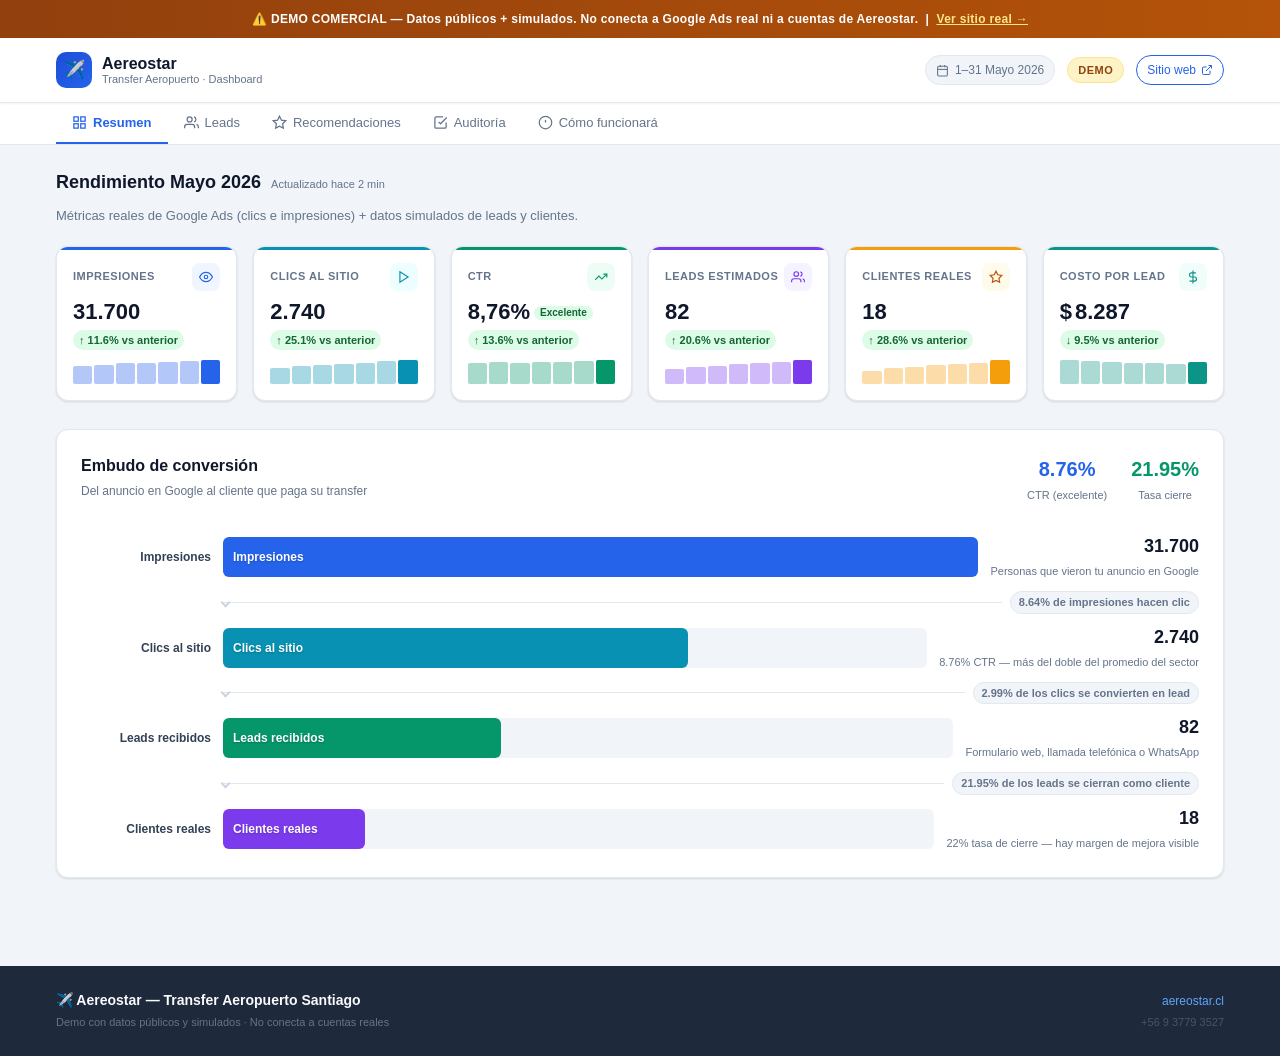
<file: aereostar-demo/index.html>
<!DOCTYPE html>
<html lang="es">
<head>
  <meta charset="UTF-8">
  <meta name="viewport" content="width=device-width, initial-scale=1.0, maximum-scale=1.0">
  <title>Aereostar — Dashboard de Rendimiento Google Ads</title>
  <meta name="description" content="Demo dashboard — Transfer Aeropuerto Santiago. Datos públicos y simulados.">
  <link rel="stylesheet" href="styles.css">
</head>
<body>

<!-- ── DEMO BANNER ── -->
<div class="demo-banner">
  ⚠️ DEMO COMERCIAL — Datos públicos + simulados. No conecta a Google Ads real ni a cuentas de Aereostar.
  &nbsp;|&nbsp; <a href="https://aereostar.cl" target="_blank" rel="noopener">Ver sitio real →</a>
</div>

<!-- ── HEADER ── -->
<header class="header">
  <div class="container header-inner">
    <a class="header-logo" href="#" aria-label="Aereostar Dashboard">
      <div class="logo-icon">✈️</div>
      <div class="logo-text">
        <div class="logo-name">Aereostar</div>
        <div class="logo-sub">Transfer Aeropuerto · Dashboard</div>
      </div>
    </a>
    <div class="header-spacer"></div>
    <div class="header-period">
      <svg viewBox="0 0 24 24" fill="none" stroke="currentColor" stroke-width="2"><rect x="3" y="4" width="18" height="18" rx="2"/><line x1="16" y1="2" x2="16" y2="6"/><line x1="8" y1="2" x2="8" y2="6"/><line x1="3" y1="10" x2="21" y2="10"/></svg>
      1–31 Mayo 2026
    </div>
    <span class="demo-pill">DEMO</span>
    <a class="header-link" href="https://aereostar.cl" target="_blank" rel="noopener">
      Sitio web
      <svg viewBox="0 0 24 24" fill="none" stroke="currentColor" stroke-width="2"><path d="M18 13v6a2 2 0 0 1-2 2H5a2 2 0 0 1-2-2V8a2 2 0 0 1 2-2h6"/><polyline points="15 3 21 3 21 9"/><line x1="10" y1="14" x2="21" y2="3"/></svg>
    </a>
  </div>
</header>

<!-- ── TAB NAV ── -->
<nav class="tab-nav" role="navigation" aria-label="Secciones del dashboard">
  <div class="tab-list">
    <button class="tab-btn active" data-tab="resumen">
      <svg viewBox="0 0 24 24" fill="none" stroke="currentColor" stroke-width="2"><rect x="3" y="3" width="7" height="7"/><rect x="14" y="3" width="7" height="7"/><rect x="14" y="14" width="7" height="7"/><rect x="3" y="14" width="7" height="7"/></svg>
      Resumen
    </button>
    <button class="tab-btn" data-tab="leads">
      <svg viewBox="0 0 24 24" fill="none" stroke="currentColor" stroke-width="2"><path d="M17 21v-2a4 4 0 0 0-4-4H5a4 4 0 0 0-4 4v2"/><circle cx="9" cy="7" r="4"/><path d="M23 21v-2a4 4 0 0 0-3-3.87"/><path d="M16 3.13a4 4 0 0 1 0 7.75"/></svg>
      Leads
    </button>
    <button class="tab-btn" data-tab="recomendaciones">
      <svg viewBox="0 0 24 24" fill="none" stroke="currentColor" stroke-width="2"><polygon points="12 2 15.09 8.26 22 9.27 17 14.14 18.18 21.02 12 17.77 5.82 21.02 7 14.14 2 9.27 8.91 8.26 12 2"/></svg>
      Recomendaciones
    </button>
    <button class="tab-btn" data-tab="auditoria">
      <svg viewBox="0 0 24 24" fill="none" stroke="currentColor" stroke-width="2"><path d="M9 11l3 3L22 4"/><path d="M21 12v7a2 2 0 0 1-2 2H5a2 2 0 0 1-2-2V5a2 2 0 0 1 2-2h11"/></svg>
      Auditoría
    </button>
    <button class="tab-btn" data-tab="como-funciona">
      <svg viewBox="0 0 24 24" fill="none" stroke="currentColor" stroke-width="2"><circle cx="12" cy="12" r="10"/><line x1="12" y1="8" x2="12" y2="12"/><line x1="12" y1="16" x2="12.01" y2="16"/></svg>
      Cómo funcionará
    </button>
  </div>
</nav>

<!-- ── MAIN ── -->
<main class="main">
  <div class="container">

    <!-- ───────────────── TAB: RESUMEN ───────────────── -->
    <section id="tab-resumen" class="tab-section active">

      <div style="display:flex; align-items:baseline; gap:10px; margin-bottom:6px;">
        <h2 class="section-title">Rendimiento Mayo 2026</h2>
        <span style="font-size:11px; color:var(--text-sm);" id="update-ts">Actualizado hace 2 min</span>
      </div>
      <p class="section-sub">Métricas reales de Google Ads (clics e impresiones) + datos simulados de leads y clientes.</p>

      <div id="kpi-grid" class="kpi-grid"></div>

      <!-- Funnel -->
      <div class="funnel-card">
        <div class="funnel-header">
          <div>
            <h3 style="font-size:16px; font-weight:700; color:var(--text); margin-bottom:4px;">Embudo de conversión</h3>
            <p style="font-size:12px; color:var(--text-sm);">Del anuncio en Google al cliente que paga su transfer</p>
          </div>
          <div class="funnel-totals">
            <div class="funnel-total-item">
              <span class="funnel-total-val" style="color:var(--blue)">8.76%</span>
              <span class="funnel-total-lbl">CTR (excelente)</span>
            </div>
            <div class="funnel-total-item">
              <span class="funnel-total-val" style="color:var(--green)">21.95%</span>
              <span class="funnel-total-lbl">Tasa cierre</span>
            </div>
          </div>
        </div>
        <div id="funnel-container"></div>
      </div>

    </section>

    <!-- ───────────────── TAB: LEADS ───────────────── -->
    <section id="tab-leads" class="tab-section">

      <h2 class="section-title mb-4">Gestión de Leads</h2>
      <p class="section-sub">15 leads simulados para el período. En producción, se conectaría en tiempo real.</p>

      <div class="leads-toolbar">
        <div class="leads-search">
          <svg viewBox="0 0 24 24" fill="none" stroke="currentColor" stroke-width="2"><circle cx="11" cy="11" r="8"/><line x1="21" y1="21" x2="16.65" y2="16.65"/></svg>
          <input type="search" id="lead-search" placeholder="Buscar por nombre, origen o destino…" autocomplete="off">
        </div>
        <div class="leads-filters">
          <button class="filter-btn active" data-filter="all">Todos</button>
          <button class="filter-btn" data-filter="nuevo">Nuevos</button>
          <button class="filter-btn" data-filter="contactado">Contactados</button>
          <button class="filter-btn" data-filter="cotizado">Cotizados</button>
          <button class="filter-btn" data-filter="cliente_real">Clientes</button>
          <button class="filter-btn" data-filter="perdido">Perdidos</button>
        </div>
      </div>

      <div id="leads-count-pills" class="leads-counts"></div>

      <div id="leads-container"></div>

    </section>

    <!-- ───────────────── TAB: RECOMENDACIONES ───────────────── -->
    <section id="tab-recomendaciones" class="tab-section">

      <h2 class="section-title mb-4">Recomendaciones automáticas</h2>
      <p class="section-sub">Basadas en el análisis de tus métricas actuales de Google Ads y la auditoría del sitio web.</p>

      <div id="rec-grid" class="rec-grid"></div>

    </section>

    <!-- ───────────────── TAB: AUDITORÍA ───────────────── -->
    <section id="tab-auditoria" class="tab-section">

      <h2 class="section-title mb-4">Auditoría visual — aereostar.cl</h2>
      <p class="section-sub">Evaluación manual de la landing actual. Datos aproximados para fines de demostración.</p>

      <div class="audit-layout">
        <div id="audit-score-card" class="audit-score-card card"></div>
        <div id="audit-list-card"  class="audit-list-card"></div>
      </div>

      <!-- Visual audit note -->
      <div class="card mt-16" style="padding:20px;">
        <h3 style="font-size:14px; font-weight:700; color:var(--text); margin-bottom:8px;">💡 ¿Qué significa este score?</h3>
        <p style="font-size:13px; color:var(--text-md); line-height:1.7;">
          Un score de <strong>62/100</strong> es típico de sitios que tienen buena presencia digital pero sin optimización para publicidad pagada.
          Con los cambios recomendados (landing dedicada, WhatsApp visible, precios transparentes y tracking instalado),
          el score puede subir a <strong>85+</strong> y eso se traduce directamente en más leads sin aumentar el presupuesto publicitario.
        </p>
      </div>

    </section>

    <!-- ───────────────── TAB: CÓMO FUNCIONA ───────────────── -->
    <section id="tab-como-funciona" class="tab-section">

      <h2 class="section-title mb-4">Así funcionará en real</h2>
      <p class="section-sub">El flujo completo desde el anuncio en Google hasta el cliente que paga su transfer al aeropuerto.</p>

      <div class="flow-section mb-24">
        <div id="flow-container"></div>
      </div>

      <!-- What we will connect -->
      <div class="card mb-16" style="padding:24px;">
        <h3 style="font-size:15px; font-weight:700; color:var(--text); margin-bottom:16px;">🔌 Lo que se conectará en producción</h3>
        <div style="display:grid; grid-template-columns:repeat(auto-fit, minmax(220px, 1fr)); gap:16px;">
          <div style="padding:16px; background:var(--blue-lt); border-radius:var(--radius-sm); border:1px solid #bfdbfe;">
            <div style="font-size:20px; margin-bottom:8px;">📊</div>
            <div style="font-weight:700; font-size:13px; color:var(--blue); margin-bottom:4px;">Google Ads API</div>
            <div style="font-size:12px; color:var(--text-sm);">Clics, impresiones, CTR y gasto en tiempo real. Se actualiza cada hora.</div>
          </div>
          <div style="padding:16px; background:var(--green-lt); border-radius:var(--radius-sm); border:1px solid #bbf7d0;">
            <div style="font-size:20px; margin-bottom:8px;">📩</div>
            <div style="font-weight:700; font-size:13px; color:var(--green); margin-bottom:4px;">Formulario web + Firebase</div>
            <div style="font-size:12px; color:var(--text-sm);">Cada cotización del sitio crea un lead en tiempo real con alerta por WhatsApp.</div>
          </div>
          <div style="padding:16px; background:#f5f3ff; border-radius:var(--radius-sm); border:1px solid #ddd6fe;">
            <div style="font-size:20px; margin-bottom:8px;">💬</div>
            <div style="font-weight:700; font-size:13px; color:var(--purple); margin-bottom:4px;">WhatsApp Business API</div>
            <div style="font-size:12px; color:var(--text-sm);">Mensajes entrantes convertidos en leads automáticamente con etiquetas.</div>
          </div>
          <div style="padding:16px; background:var(--amber-lt); border-radius:var(--radius-sm); border:1px solid #fde68a;">
            <div style="font-size:20px; margin-bottom:8px;">🏆</div>
            <div style="font-weight:700; font-size:13px; color:var(--amber); margin-bottom:4px;">CRM de clientes</div>
            <div style="font-size:12px; color:var(--text-sm);">Historial, seguimiento, facturación y cliente recurrente gestionado desde el panel.</div>
          </div>
        </div>
      </div>

      <!-- Disclaimer -->
      <div style="background:#fffbeb; border:1px solid #fde68a; border-radius:var(--radius-sm); padding:16px; font-size:12px; color:#92400e; line-height:1.6;">
        <strong>⚠️ Nota sobre esta demo:</strong>
        Los datos de clics (2.740) e impresiones (31.700) son datos reales obtenidos manualmente de Google Ads.
        Los leads, clientes y demás métricas son simulados para ilustrar el potencial del sistema.
        No se ha realizado ningún cambio en la cuenta publicitaria real ni en el sitio web de Aereostar.
      </div>

    </section>

  </div><!-- /container -->
</main>

<!-- ── FOOTER ── -->
<footer class="footer">
  <div class="container footer-inner">
    <div>
      <div class="footer-brand">✈️ Aereostar — Transfer Aeropuerto Santiago</div>
      <div class="footer-note">Demo con datos públicos y simulados · No conecta a cuentas reales</div>
    </div>
    <div style="text-align:right;">
      <a class="footer-link" href="https://aereostar.cl" target="_blank" rel="noopener">aereostar.cl</a><br>
      <span style="font-size:11px; color:#475569;">+56 9 3779 3527</span>
    </div>
  </div>
</footer>

<script src="data.js"></script>
<script src="app.js"></script>
</body>
</html>
</file>
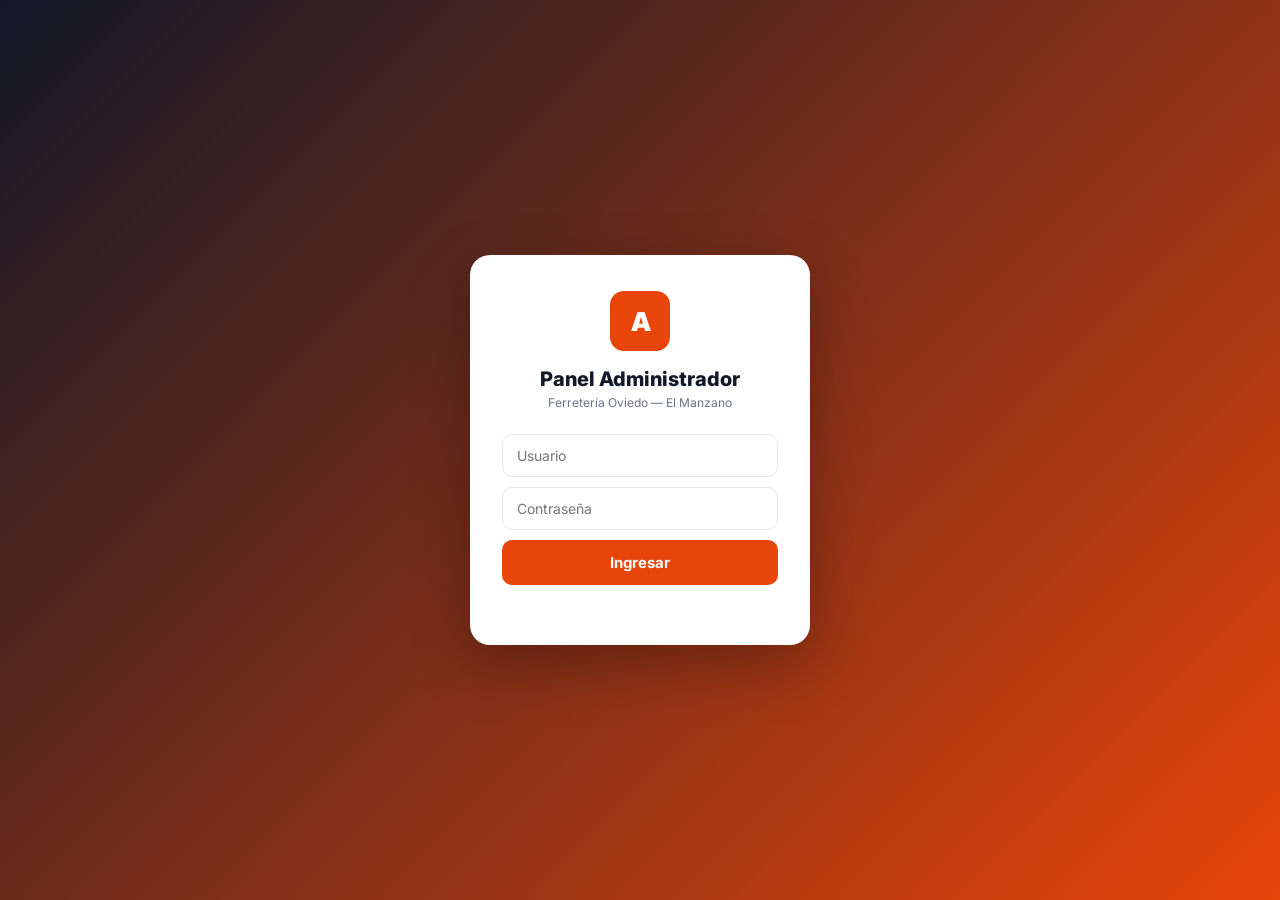
<file: ferreteria-oviedo-admin.html>
<!DOCTYPE html>
<html lang="es">
<head>
<meta charset="UTF-8">
<meta name="viewport" content="width=device-width, initial-scale=1.0">
<title>Admin — Ferretería Oviedo</title>
<link href="https://fonts.googleapis.com/css2?family=Inter:wght@300..800&display=swap" rel="stylesheet">
<style>
*{box-sizing:border-box;margin:0;padding:0}
body{font-family:'Inter',sans-serif;background:#f0f2f5;color:#1a1a1a;min-height:100vh}
:root{
  --naranja:#E8450A;--naranja2:#c93a08;--dark:#111827;--card:#fff;
  --border:#e5e7eb;--gris:#6b7280;--verde:#059669;--rojo:#dc2626;--azul:#2563eb;--amarillo:#d97706;
}

/* LOGIN */
#loginScreen{position:fixed;inset:0;background:linear-gradient(135deg,#111827,#E8450A);display:flex;align-items:center;justify-content:center;z-index:9999}
.login-box{background:white;border-radius:20px;padding:36px 32px;width:340px;box-shadow:0 20px 60px rgba(0,0,0,.3);text-align:center}
.login-logo{width:60px;height:60px;background:var(--naranja);border-radius:14px;display:flex;align-items:center;justify-content:center;font-size:26px;font-weight:900;color:white;margin:0 auto 16px;letter-spacing:-1px}
.login-title{font-size:20px;font-weight:800;color:var(--dark);margin-bottom:4px}
.login-sub{font-size:12px;color:var(--gris);margin-bottom:24px}
.linput{width:100%;padding:12px 14px;border:1.5px solid var(--border);border-radius:10px;font-size:14px;font-family:inherit;margin-bottom:10px;outline:none;transition:.2s}
.linput:focus{border-color:var(--naranja);box-shadow:0 0 0 3px rgba(232,69,10,.1)}
.lbtn{width:100%;padding:13px;background:var(--naranja);color:white;border:none;border-radius:10px;font-size:15px;font-weight:700;cursor:pointer;font-family:inherit;transition:.15s}
.lbtn:hover{background:var(--naranja2)}
.lerr{color:var(--rojo);font-size:12px;margin-top:6px;min-height:18px}

/* LAYOUT */
#app{display:none;min-height:100vh}
.topbar{background:var(--dark);color:white;padding:0 20px;height:56px;display:flex;align-items:center;justify-content:space-between;position:sticky;top:0;z-index:100;box-shadow:0 2px 8px rgba(0,0,0,.3)}
.topbar-left{display:flex;align-items:center;gap:12px}
.top-logo{width:34px;height:34px;background:var(--naranja);border-radius:8px;display:flex;align-items:center;justify-content:center;font-size:14px;font-weight:900;color:white}
.top-title{font-size:15px;font-weight:700}
.top-sub{font-size:11px;color:#9ca3af}
.top-right{display:flex;align-items:center;gap:10px}
.badge-online{background:#059669;color:white;font-size:11px;font-weight:700;padding:3px 10px;border-radius:20px}
.btn-logout{background:rgba(255,255,255,.1);color:white;border:none;border-radius:8px;padding:7px 14px;font-size:13px;font-weight:600;cursor:pointer;font-family:inherit}

/* NAV TABS */
.nav{background:white;border-bottom:1px solid var(--border);padding:0 16px;display:flex;gap:4px;overflow-x:auto;scrollbar-width:none}
.nav::-webkit-scrollbar{display:none}
.nav-btn{background:none;border:none;padding:14px 14px 12px;font-size:13px;font-weight:600;color:var(--gris);cursor:pointer;font-family:inherit;border-bottom:2.5px solid transparent;white-space:nowrap;transition:.15s}
.nav-btn.active{color:var(--naranja);border-bottom-color:var(--naranja)}

/* CONTENT */
.content{padding:20px;max-width:900px;margin:0 auto}
.tab-pane{display:none}
.tab-pane.active{display:block}

/* CARDS */
.card{background:var(--card);border-radius:14px;padding:20px;box-shadow:0 1px 4px rgba(0,0,0,.07);border:1px solid var(--border);margin-bottom:16px}
.card-title{font-size:14px;font-weight:700;color:var(--dark);margin-bottom:14px;display:flex;align-items:center;gap:8px}
.card-title span{font-size:18px}

/* STATS ROW */
.stats-grid{display:grid;grid-template-columns:repeat(2,1fr);gap:12px;margin-bottom:16px}
@media(min-width:600px){.stats-grid{grid-template-columns:repeat(4,1fr)}}
.stat-card{background:white;border-radius:12px;padding:16px;border:1px solid var(--border);box-shadow:0 1px 3px rgba(0,0,0,.06)}
.stat-val{font-size:28px;font-weight:800;color:var(--dark)}
.stat-lbl{font-size:11px;color:var(--gris);margin-top:3px}
.stat-icon{font-size:20px;margin-bottom:6px}

/* TABLES */
.tbl{width:100%;border-collapse:collapse;font-size:13px}
.tbl th{background:#f9fafb;padding:10px 12px;text-align:left;font-size:11px;font-weight:700;color:var(--gris);text-transform:uppercase;letter-spacing:.4px;border-bottom:1px solid var(--border)}
.tbl td{padding:10px 12px;border-bottom:1px solid #f3f4f6;vertical-align:middle}
.tbl tr:last-child td{border-bottom:none}
.tbl tr:hover td{background:#fafafa}

/* BADGES */
.badge{display:inline-flex;align-items:center;padding:3px 10px;border-radius:20px;font-size:11px;font-weight:700}
.badge-verde{background:#d1fae5;color:#065f46}
.badge-rojo{background:#fee2e2;color:#991b1b}
.badge-amarillo{background:#fef3c7;color:#92400e}
.badge-azul{background:#dbeafe;color:#1e40af}
.badge-gris{background:#f3f4f6;color:#374151}

/* BUTTONS */
.btn{display:inline-flex;align-items:center;gap:6px;padding:8px 16px;border-radius:8px;font-size:13px;font-weight:600;cursor:pointer;border:none;font-family:inherit;transition:.15s}
.btn-primary{background:var(--naranja);color:white}
.btn-primary:hover{background:var(--naranja2)}
.btn-danger{background:#fee2e2;color:var(--rojo)}
.btn-danger:hover{background:#fecaca}
.btn-warn{background:#fef3c7;color:var(--amarillo)}
.btn-success{background:#d1fae5;color:var(--verde)}
.btn-sm{padding:5px 10px;font-size:12px;border-radius:6px}

/* FORMS */
.form-grid{display:grid;grid-template-columns:1fr;gap:10px}
@media(min-width:500px){.form-grid{grid-template-columns:1fr 1fr}}
.finput{width:100%;padding:10px 12px;border:1.5px solid var(--border);border-radius:8px;font-size:13px;font-family:inherit;outline:none;transition:.2s}
.finput:focus{border-color:var(--naranja);box-shadow:0 0 0 3px rgba(232,69,10,.08)}
.flabel{font-size:12px;font-weight:600;color:var(--gris);margin-bottom:4px;display:block}
.fgroup{display:flex;flex-direction:column}

/* PROMO CARD */
.promo-preview{background:linear-gradient(135deg,#E8450A,#ff6b35);color:white;border-radius:12px;padding:16px;margin-top:10px}
.promo-tag{background:rgba(255,255,255,.2);display:inline-block;padding:3px 10px;border-radius:20px;font-size:11px;font-weight:700;margin-bottom:8px}
.promo-title{font-size:18px;font-weight:800;margin-bottom:4px}
.promo-desc{font-size:13px;opacity:.9}

/* URL STATUS */
.url-status{display:flex;align-items:center;gap:8px;padding:10px 14px;border-radius:8px;font-size:13px;font-weight:600;margin-bottom:10px}
.url-ok{background:#d1fae5;color:#065f46}
.url-err{background:#fee2e2;color:#991b1b}
.url-loading{background:#dbeafe;color:#1e40af}

/* TUTORIAL CARD */
.tut-card{background:#f9fafb;border:1px solid var(--border);border-radius:10px;padding:14px 16px;margin-bottom:10px;display:flex;align-items:center;gap:14px;cursor:pointer;transition:.15s}
.tut-card:hover{background:#fff;box-shadow:0 2px 8px rgba(0,0,0,.08)}
.tut-icon{width:42px;height:42px;border-radius:10px;background:var(--naranja);color:white;display:flex;align-items:center;justify-content:center;font-size:20px;flex-shrink:0}
.tut-title{font-size:14px;font-weight:700;color:var(--dark)}
.tut-desc{font-size:12px;color:var(--gris);margin-top:2px}

/* REDES */
.red-card{background:#f9fafb;border:1px solid var(--border);border-radius:12px;padding:16px;margin-bottom:12px}
.red-header{display:flex;align-items:center;gap:12px;margin-bottom:12px}
.red-icon{width:40px;height:40px;border-radius:10px;display:flex;align-items:center;justify-content:center;font-size:20px;flex-shrink:0}
.ig-icon{background:linear-gradient(135deg,#833ab4,#fd1d1d,#fcb045)}
.fb-icon{background:#1877f2}
.wa-icon{background:#25D366}
.red-name{font-size:15px;font-weight:700}
.red-status{font-size:12px;color:var(--gris)}

/* TOAST */
#toast{position:fixed;bottom:20px;left:50%;transform:translateX(-50%) translateY(80px);background:#1a1a1a;color:white;padding:12px 20px;border-radius:10px;font-size:13px;font-weight:600;z-index:99999;transition:.3s;opacity:0;pointer-events:none}
#toast.show{opacity:1;transform:translateX(-50%) translateY(0)}
#toast.ok{background:#059669}
#toast.err{background:#dc2626}
#toast.warn{background:#d97706}

/* ONLINE USERS */
.online-item{display:flex;align-items:center;gap:12px;padding:12px 0;border-bottom:1px solid #f3f4f6}
.online-item:last-child{border-bottom:none}
.online-avatar{width:38px;height:38px;border-radius:50%;background:var(--naranja);color:white;font-size:14px;font-weight:700;display:flex;align-items:center;justify-content:center;flex-shrink:0}
.online-dot{width:9px;height:9px;border-radius:50%;background:#22c55e;display:inline-block;margin-right:4px}

/* RESPONSIVE */
@media(max-width:500px){.content{padding:12px}}
</style>
</head>
<body>

<!-- LOGIN -->
<div id="loginScreen">
  <div class="login-box">
    <div class="login-logo">A</div>
    <div class="login-title">Panel Administrador</div>
    <div class="login-sub">Ferretería Oviedo — El Manzano</div>
    <input class="linput" id="lu" type="text" placeholder="Usuario" autocomplete="off">
    <input class="linput" id="lp" type="password" placeholder="Contraseña" autocomplete="off" onkeydown="if(event.key==='Enter')doLogin()">
    <button class="lbtn" onclick="doLogin()">Ingresar</button>
    <div class="lerr" id="lerr"></div>
  </div>
</div>

<!-- APP -->
<div id="app">
  <div class="topbar">
    <div class="topbar-left">
      <div class="top-logo">A</div>
      <div>
        <div class="top-title">Panel Admin</div>
        <div class="top-sub">Ferretería Oviedo</div>
      </div>
    </div>
    <div class="top-right">
      <span class="badge-online" id="onlineBadge">● 0 en línea</span>
      <button class="btn-logout" onclick="doLogout()">Salir</button>
    </div>
  </div>

  <!-- NAV -->
  <div class="nav">
    <button class="nav-btn active" onclick="showTab('dashboard')">📊 Dashboard</button>
    <button class="nav-btn" onclick="showTab('usuarios')">👥 Usuarios</button>
    <button class="nav-btn" onclick="showTab('cotizaciones')">📄 Cotizaciones</button>
    <button class="nav-btn" onclick="showTab('precios')">💰 Precios</button>
    <button class="nav-btn" onclick="showTab('promociones')">🎯 Promociones</button>
    <button class="nav-btn" onclick="showTab('url')">🔗 URL / Conexión</button>
    <button class="nav-btn" onclick="showTab('redes')">📱 Redes Sociales</button>
    <button class="nav-btn" onclick="showTab('tutoriales')">📚 Tutoriales</button>
    <button class="nav-btn" onclick="showTab('mejoras')">💡 Mejoras</button>
  </div>

  <div class="content">

    <!-- ── DASHBOARD ─────────────────────────────── -->
    <div class="tab-pane active" id="tab-dashboard">
      <div class="stats-grid">
        <div class="stat-card"><div class="stat-icon">👥</div><div class="stat-val" id="statTotalCli">—</div><div class="stat-lbl">Usuarios Clientes</div></div>
        <div class="stat-card"><div class="stat-icon">🛒</div><div class="stat-val" id="statTotalVend">—</div><div class="stat-lbl">Usuarios Vendedores</div></div>
        <div class="stat-card"><div class="stat-icon">🟢</div><div class="stat-val" id="statOnline">0</div><div class="stat-lbl">Sesiones activas</div></div>
        <div class="stat-card"><div class="stat-icon">📦</div><div class="stat-val" id="statProds">—</div><div class="stat-lbl">Productos en catálogo</div></div>
      </div>
      <div class="card">
        <div class="card-title"><span>🟢</span> Usuarios en línea ahora</div>
        <div id="onlineList"><p style="color:#9ca3af;font-size:13px">Sin sesiones activas registradas.</p></div>
      </div>
      <div class="card">
        <div class="card-title"><span>📄</span> Últimas cotizaciones generadas</div>
        <div id="lastCotiz"><p style="color:#9ca3af;font-size:13px">Sin cotizaciones registradas aún.</p></div>
      </div>
    </div>

    <!-- ── USUARIOS ───────────────────────────────── -->
    <div class="tab-pane" id="tab-usuarios">
      <div class="card">
        <div class="card-title"><span>📱</span> Usuarios App Clientes</div>
        <div id="tablaCliUsuarios"></div>
        <div style="margin-top:14px;padding-top:14px;border-top:1px solid var(--border)">
          <div style="font-size:13px;font-weight:700;margin-bottom:10px">➕ Agregar usuario cliente</div>
          <div class="form-grid">
            <div class="fgroup"><label class="flabel">Usuario (login)</label><input class="finput" id="cnu" placeholder="ej: juan2025"></div>
            <div class="fgroup"><label class="flabel">Nombre completo</label><input class="finput" id="cnn" placeholder="ej: Juan Pérez"></div>
            <div class="fgroup"><label class="flabel">Contraseña</label><input class="finput" id="cnp" type="password" placeholder="mínimo 6 caracteres"></div>
            <div class="fgroup"><label class="flabel">Licencia</label>
              <select class="finput" id="cnl"><option value="30">30 días</option><option value="90">90 días</option><option value="180">180 días</option><option value="365" selected>1 año</option></select>
            </div>
          </div>
          <button class="btn btn-primary" style="margin-top:12px;width:100%" onclick="addCliUser()">+ Agregar usuario cliente</button>
        </div>
      </div>
      <div class="card">
        <div class="card-title"><span>💼</span> Usuarios App Vendedores</div>
        <div id="tablaVendUsuarios"></div>
        <div style="margin-top:14px;padding-top:14px;border-top:1px solid var(--border)">
          <div style="font-size:13px;font-weight:700;margin-bottom:10px">➕ Agregar usuario vendedor</div>
          <div class="form-grid">
            <div class="fgroup"><label class="flabel">Usuario (login)</label><input class="finput" id="vnu" placeholder="ej: vendedor5"></div>
            <div class="fgroup"><label class="flabel">Nombre completo</label><input class="finput" id="vnn" placeholder="ej: María González"></div>
            <div class="fgroup"><label class="flabel">Contraseña</label><input class="finput" id="vnp" type="password" placeholder="mínimo 6 caracteres"></div>
            <div class="fgroup"><label class="flabel">Rol</label>
              <select class="finput" id="vnr"><option value="vendedor">Vendedor</option><option value="admin">Admin</option></select>
            </div>
          </div>
          <button class="btn btn-primary" style="margin-top:12px;width:100%" onclick="addVendUser()">+ Agregar usuario vendedor</button>
        </div>
      </div>
      <div class="card">
        <div class="card-title"><span>📋</span> Resumen de cambios</div>
        <div id="logUsuarios"><p style="color:#9ca3af;font-size:13px">Sin cambios registrados aún.</p></div>
      </div>
    </div>

    <!-- ── COTIZACIONES ───────────────────────────── -->
    <div class="tab-pane" id="tab-cotizaciones">
      <div class="card">
        <div class="card-title"><span>📄</span> Cotizaciones registradas</div>
        <div id="tablaCotiz"><p style="color:#9ca3af;font-size:13px">Las cotizaciones generadas por clientes y vendedores aparecerán aquí automáticamente.</p></div>
      </div>
    </div>

    <!-- ── PRECIOS ─────────────────────────────────── -->
    <div class="tab-pane" id="tab-precios">
      <div class="card">
        <div class="card-title"><span>🔗</span> Fuente de datos activa</div>
        <div id="urlStatus" class="url-status url-loading">⏳ Verificando conexión...</div>
        <div style="font-size:12px;color:var(--gris);margin-bottom:12px;word-break:break-all" id="urlActiva"></div>
        <button class="btn btn-primary" onclick="testConexion()">🔄 Probar conexión</button>
      </div>
      <div class="card">
        <div class="card-title"><span>📊</span> Vista previa del catálogo cargado</div>
        <div style="margin-bottom:10px;display:flex;gap:8px;align-items:center;flex-wrap:wrap">
          <input class="finput" id="precioSearch" placeholder="🔍 Buscar producto..." style="flex:1;min-width:180px" oninput="filtrarPrecios()">
          <span id="precioCount" style="font-size:12px;color:var(--gris)"></span>
        </div>
        <div style="overflow-x:auto"><div id="tablaPrecios"><p style="color:#9ca3af;font-size:13px">Cargando productos...</p></div></div>
      </div>
      <div class="card">
        <div class="card-title"><span>📋</span> Instrucciones para actualizar precios</div>
        <ol style="font-size:13px;line-height:2;padding-left:18px;color:#374151">
          <li>Abre <strong>Google Sheets</strong> con la planilla de precios</li>
          <li>Edita directamente los valores en las columnas <strong>PrecioIVA</strong> o <strong>SocioIVA</strong></li>
          <li>Ve a <strong>Archivo → Compartir → Publicar en la web</strong></li>
          <li>Selecciona la hoja, formato <strong>CSV</strong> y copia el enlace</li>
          <li>Pega el enlace en la sección <strong>🔗 URL / Conexión</strong> de este panel</li>
          <li>Las apps cliente y vendedor actualizarán los precios automáticamente al abrirse</li>
        </ol>
      </div>
    </div>

    <!-- ── PROMOCIONES ────────────────────────────── -->
    <div class="tab-pane" id="tab-promociones">
      <div class="card">
        <div class="card-title"><span>🎯</span> Crear promoción / pack oferta</div>
        <div class="form-grid">
          <div class="fgroup"><label class="flabel">Título de la promoción</label><input class="finput" id="promoTitle" placeholder="ej: Pack Pintor Completo" oninput="updatePromoPreview()"></div>
          <div class="fgroup"><label class="flabel">Etiqueta (badge)</label><input class="finput" id="promoTag" placeholder="ej: OFERTA SEMANA" oninput="updatePromoPreview()"></div>
        </div>
        <div class="fgroup" style="margin-top:10px"><label class="flabel">Descripción</label><textarea class="finput" id="promoDesc" rows="3" placeholder="ej: Brocha 4&quot;, rodillo, pintura 1 litro — Todo incluido" oninput="updatePromoPreview()" style="resize:vertical"></textarea></div>
        <div class="fgroup" style="margin-top:10px"><label class="flabel">Precio promocional</label><input class="finput" id="promoPrice" type="text" placeholder="ej: $14.990" oninput="updatePromoPreview()"></div>
        <div style="margin-top:14px;font-size:12px;font-weight:700;color:var(--gris);margin-bottom:8px">VISTA PREVIA:</div>
        <div class="promo-preview" id="promoPreview">
          <div class="promo-tag" id="pvTag">OFERTA</div>
          <div class="promo-title" id="pvTitle">Título de la promoción</div>
          <div class="promo-desc" id="pvDesc">Descripción del pack o promoción</div>
          <div style="font-size:22px;font-weight:800;margin-top:10px" id="pvPrice"></div>
        </div>
        <button class="btn btn-primary" style="margin-top:14px;width:100%" onclick="guardarPromo()">✅ Guardar y publicar promoción</button>
      </div>
      <div class="card">
        <div class="card-title"><span>📋</span> Promociones activas</div>
        <div id="listaPromos"><p style="color:#9ca3af;font-size:13px">Sin promociones activas.</p></div>
      </div>
    </div>

    <!-- ── URL / CONEXIÓN ─────────────────────────── -->
    <div class="tab-pane" id="tab-url">
      <div class="card">
        <div class="card-title"><span>🔗</span> URL del catálogo Google Sheets</div>
        <div class="fgroup" style="margin-bottom:12px">
          <label class="flabel">URL pública (recomendada) — desde "Publicar en la web"</label>
          <input class="finput" id="urlPub" value="https://docs.google.com/spreadsheets/d/e/2PACX-1vRTfL9Q9jwmQE5P7-M7oCiWgsIRZBqYZGJnD1z23JzQ2aBLwSrzxrQ0Is8YROV_XdyBRK5IK_T_S6tb/pub?output=csv" placeholder="https://docs.google.com/...pub?...output=csv">
        </div>
        <div class="fgroup" style="margin-bottom:12px">
          <label class="flabel">URL proxy (respaldo automático)</label>
          <input class="finput" id="urlProxy" value="https://docs.google.com/spreadsheets/d/e/2PACX-1vRTfL9Q9jwmQE5P7-M7oCiWgsIRZBqYZGJnD1z23JzQ2aBLwSrzxrQ0Is8YROV_XdyBRK5IK_T_S6tb/pub?output=csv" placeholder="https://api.allorigins.win/raw?url=...">
        </div>
        <div style="display:flex;gap:10px;flex-wrap:wrap">
          <button class="btn btn-primary" onclick="testConexion()">🔄 Probar conexión</button>
          <button class="btn btn-success" onclick="guardarURLs()">💾 Guardar URLs</button>
        </div>
        <div id="urlTestResult" style="margin-top:12px"></div>
      </div>
      <div class="card">
        <div class="card-title"><span>📋</span> Instrucciones para obtener URL pública</div>
        <ol style="font-size:13px;line-height:2.1;padding-left:18px;color:#374151">
          <li>Abre tu planilla en <strong>Google Sheets</strong></li>
          <li>Ve a <strong>Archivo → Compartir → Publicar en la web</strong></li>
          <li>En "Hoja", selecciona la hoja con los precios</li>
          <li>En "Formato", selecciona <strong>Valores separados por comas (.csv)</strong></li>
          <li>Haz clic en <strong>Publicar</strong> y confirma</li>
          <li>Copia el enlace generado y pégalo arriba en "URL pública"</li>
          <li>Haz clic en <strong>Probar conexión</strong> para verificar</li>
        </ol>
      </div>
    </div>

    <!-- ── REDES SOCIALES ─────────────────────────── -->
    <div class="tab-pane" id="tab-redes">
      <div class="red-card">
        <div class="red-header">
          <div class="red-icon ig-icon">📸</div>
          <div><div class="red-name">Instagram</div><div class="red-status" id="igStatus">Sin vincular</div></div>
          <button class="btn btn-sm btn-primary" style="margin-left:auto" onclick="showRedInstrucciones('ig')">Ver instrucciones</button>
        </div>
        <div class="fgroup"><label class="flabel">Nombre de usuario (@)</label>
          <div style="display:flex;gap:8px">
            <input class="finput" id="igUser" placeholder="@ferreteriaOviedo">
            <button class="btn btn-sm btn-success" onclick="vincularRed('ig')">Vincular</button>
          </div>
        </div>
        <div id="igInfo" style="display:none;margin-top:10px"></div>
      </div>
      <div class="red-card">
        <div class="red-header">
          <div class="red-icon fb-icon">📘</div>
          <div><div class="red-name">Facebook</div><div class="red-status" id="fbStatus">Sin vincular</div></div>
          <button class="btn btn-sm btn-primary" style="margin-left:auto" onclick="showRedInstrucciones('fb')">Ver instrucciones</button>
        </div>
        <div class="fgroup"><label class="flabel">URL de página Facebook</label>
          <div style="display:flex;gap:8px">
            <input class="finput" id="fbUrl" placeholder="https://facebook.com/tuPagina">
            <button class="btn btn-sm btn-success" onclick="vincularRed('fb')">Vincular</button>
          </div>
        </div>
        <div id="fbInfo" style="display:none;margin-top:10px"></div>
      </div>
      <div class="red-card">
        <div class="red-header">
          <div class="red-icon wa-icon">💬</div>
          <div><div class="red-name">WhatsApp Business</div><div class="red-status" id="waStatus">Sin vincular</div></div>
          <button class="btn btn-sm btn-primary" style="margin-left:auto" onclick="showRedInstrucciones('wa')">Ver instrucciones</button>
        </div>
        <div class="fgroup"><label class="flabel">Número WhatsApp (+56...)</label>
          <div style="display:flex;gap:8px">
            <input class="finput" id="waNum" placeholder="+56912345678">
            <button class="btn btn-sm btn-success" onclick="vincularRed('wa')">Vincular</button>
          </div>
        </div>
        <div id="waInfo" style="display:none;margin-top:10px"></div>
      </div>
      <div id="redModal" style="display:none" class="card" id="redInstrucciones">
        <div class="card-title"><span>📋</span> Instrucciones de vinculación</div>
        <div id="redInstrContent"></div>
      </div>
    </div>

    <!-- ── TUTORIALES ─────────────────────────────── -->
    <div class="tab-pane" id="tab-tutoriales">
      <div class="tut-card" onclick="descTutorial('cliente')">
        <div class="tut-icon">📱</div>
        <div><div class="tut-title">Manual App Clientes</div><div class="tut-desc">Cómo buscar productos, crear cotizaciones y descargar PDF</div></div>
        <div style="margin-left:auto;font-size:20px">⬇️</div>
      </div>
      <div class="tut-card" onclick="descTutorial('vendedor')">
        <div class="tut-icon">💼</div>
        <div><div class="tut-title">Manual App Vendedores</div><div class="tut-desc">Acceso, consulta de precios con margen y sincronización</div></div>
        <div style="margin-left:auto;font-size:20px">⬇️</div>
      </div>
      <div class="tut-card" onclick="descTutorial('admin')">
        <div class="tut-icon">⚙️</div>
        <div><div class="tut-title">Manual Panel Admin</div><div class="tut-desc">Gestión de usuarios, precios, URLs y configuración</div></div>
        <div style="margin-left:auto;font-size:20px">⬇️</div>
      </div>
      <div class="tut-card" onclick="descTutorial('actualizador')">
        <div class="tut-icon">🔄</div>
        <div><div class="tut-title">Manual Actualizador de URLs</div><div class="tut-desc">Cómo ejecutar el script para actualizar conexiones</div></div>
        <div style="margin-left:auto;font-size:20px">⬇️</div>
      </div>
      <div class="tut-card" onclick="descTutorial('sheets')">
        <div class="tut-icon">📊</div>
        <div><div class="tut-title">Guía Google Sheets</div><div class="tut-desc">Cómo actualizar precios, publicar la planilla y obtener URL</div></div>
        <div style="margin-left:auto;font-size:20px">⬇️</div>
      </div>
    </div>

    <!-- ── MEJORAS ─────────────────────────────────── -->
    <div class="tab-pane" id="tab-mejoras">
      <div class="card">
        <div class="card-title"><span>💡</span> Recomendaciones de mejora continua</div>
        <div id="listaMejoras"></div>
      </div>
    </div>

  </div><!-- /content -->
</div><!-- /app -->

<div id="toast"></div>

<script>
// ── DATOS BASE ──────────────────────────────────────────
var ADMIN_USER = {u:'admin', p:'oviedo2025admin'};

var CLI_USERS = JSON.parse(localStorage.getItem('ov_cli_v2_users') || 'null') || [
  {user:'admin',pass:'oviedo2025admin',nombre:'Administrador',role:'admin',licExpiry:new Date(Date.now()+365*864e5).toISOString(),estado:'activo'},
  {user:'cliente1',pass:'cli2025',nombre:'Cliente 1',role:'cliente',licExpiry:new Date(Date.now()+30*864e5).toISOString(),estado:'activo'},
  {user:'cliente2',pass:'cli2025',nombre:'Cliente 2',role:'cliente',licExpiry:new Date(Date.now()+30*864e5).toISOString(),estado:'activo'},
  {user:'demo',pass:'demo123',nombre:'Demo',role:'cliente',licExpiry:new Date(Date.now()+30*864e5).toISOString(),estado:'activo'}
];

var VEND_USERS = JSON.parse(localStorage.getItem('ov_v2_users') || 'null') || [
  {u:'vendedor1',p:'vend2025',nombre:'Ricardo Vidal',role:'vendedor',exp:Date.now()+365*864e5,estado:'activo'},
  {u:'vendedor2',p:'vend2025',nombre:'Rafaela Flores',role:'vendedor',exp:Date.now()+365*864e5,estado:'activo'},
  {u:'vendedor3',p:'vend2025',nombre:'Gregorio Reyes',role:'vendedor',exp:Date.now()+365*864e5,estado:'activo'},
  {u:'vendedor4',p:'vend2025',nombre:'Jaime Subiabre',role:'vendedor',exp:Date.now()+365*864e5,estado:'activo'},
  {u:'admin',p:'oviedo2025admin',nombre:'Administrador',role:'admin',exp:Date.now()+365*864e5,estado:'activo'}
];

var PROMOS = JSON.parse(localStorage.getItem('ov_promos') || '[]');
var LOG = JSON.parse(localStorage.getItem('ov_log') || '[]');
var PRODS_CACHE = [];
var PRODS_FILT = [];

var URL_PUB = localStorage.getItem('ov_url_pub') || 'https://docs.google.com/spreadsheets/d/e/2PACX-1vRTfL9Q9jwmQE5P7-M7oCiWgsIRZBqYZGJnD1z23JzQ2aBLwSrzxrQ0Is8YROV_XdyBRK5IK_T_S6tb/pub?output=csv';
var URL_PROXY = localStorage.getItem('ov_url_proxy') || 'https://docs.google.com/spreadsheets/d/e/2PACX-1vRTfL9Q9jwmQE5P7-M7oCiWgsIRZBqYZGJnD1z23JzQ2aBLwSrzxrQ0Is8YROV_XdyBRK5IK_T_S6tb/pub?output=csv';

function saveAll(){
  localStorage.setItem('ov_cli_v2_users', JSON.stringify(CLI_USERS));
  localStorage.setItem('ov_v2_users', JSON.stringify(VEND_USERS));
  localStorage.setItem('ov_promos', JSON.stringify(PROMOS));
  localStorage.setItem('ov_log', JSON.stringify(LOG));
}

// ── LOGIN ──────────────────────────────────────────────
function doLogin(){
  var u=document.getElementById('lu').value.trim();
  var p=document.getElementById('lp').value.trim();
  if(u===ADMIN_USER.u && p===ADMIN_USER.p){
    document.getElementById('loginScreen').style.display='none';
    document.getElementById('app').style.display='block';
    initApp();
  } else {
    document.getElementById('lerr').textContent='Usuario o contraseña incorrectos';
  }
}
function doLogout(){
  document.getElementById('app').style.display='none';
  document.getElementById('loginScreen').style.display='flex';
  document.getElementById('lu').value='';
  document.getElementById('lp').value='';
  document.getElementById('lerr').textContent='';
}

// ── TABS ───────────────────────────────────────────────
function showTab(id){
  document.querySelectorAll('.tab-pane').forEach(function(p){p.classList.remove('active');});
  document.querySelectorAll('.nav-btn').forEach(function(b){b.classList.remove('active');});
  document.getElementById('tab-'+id).classList.add('active');
  event.target.classList.add('active');
  if(id==='usuarios') renderUsuarios();
  if(id==='precios') loadPrecios();
  if(id==='mejoras') renderMejoras();
  if(id==='cotizaciones') renderCotizaciones();
}

// ── INIT ───────────────────────────────────────────────
function initApp(){
  renderDashboard();
  renderUsuarios();
  renderPromos();
  loadPrecios();
  loadRedes();
  setInterval(renderDashboard, 30000);
}

// ── DASHBOARD ─────────────────────────────────────────
function renderDashboard(){
  document.getElementById('statTotalCli').textContent = CLI_USERS.filter(function(u){return u.role==='cliente';}).length;
  document.getElementById('statTotalVend').textContent = VEND_USERS.filter(function(u){return u.role==='vendedor';}).length;

  // Sesiones activas (mismo dispositivo o red compartida con localStorage sincronizado)
  var sessions = JSON.parse(localStorage.getItem('ov_sessions') || '[]');
  var now = Date.now();
  var activas = sessions.filter(function(s){ return now - s.ts < 30*60*1000; }); // activas en últimos 30min
  document.getElementById('statOnline').textContent = activas.length;
  document.getElementById('onlineBadge').textContent = '● '+activas.length+' en línea';

  var onlineDiv = document.getElementById('onlineList');
  if(activas.length===0){
    onlineDiv.innerHTML='<div style="background:#f9fafb;border-radius:10px;padding:14px;font-size:13px;color:#6b7280">'+
      '<div style="font-weight:700;margin-bottom:6px">Sin sesiones activas en este momento</div>'+
      '<div style="font-size:12px">ℹ️ Las sesiones se registran cuando un usuario inicia sesión en la app cliente o vendedor <strong>en este mismo dispositivo o en un dispositivo que comparte almacenamiento</strong>. Para monitoreo entre dispositivos distintos se requiere un servidor externo (ver pestaña 💡 Mejoras).</div></div>';
  } else {
    onlineDiv.innerHTML = activas.map(function(s){
      var mins = Math.floor((now-s.ts)/60000);
      return '<div class="online-item">'+
        '<div class="online-avatar">'+s.user.charAt(0).toUpperCase()+'</div>'+
        '<div style="flex:1"><div style="font-size:14px;font-weight:700">'+s.user+'</div>'+
        '<div style="font-size:12px;color:#6b7280">'+s.app+' · '+s.device+' · hace '+(mins<1?'<1':mins)+' min</div></div>'+
        '<span class="badge badge-verde"><span class="online-dot"></span>Activo</span></div>';
    }).join('');
  }
  document.getElementById('statProds').textContent = PRODS_CACHE.length || '—';

  var cotiz = JSON.parse(localStorage.getItem('ov_cotizaciones') || '[]');
  var lastDiv = document.getElementById('lastCotiz');
  if(cotiz.length===0){ lastDiv.innerHTML='<p style="color:#9ca3af;font-size:13px">Sin cotizaciones registradas.</p>'; return; }
  var recent = cotiz.slice(-5).reverse();
  lastDiv.innerHTML='<div style="overflow-x:auto"><table class="tbl"><tr><th>Fecha</th><th>Usuario</th><th>Items</th><th>Total</th></tr>'+
    recent.map(function(c){return '<tr><td>'+new Date(c.ts).toLocaleString('es-CL')+'</td><td>'+c.user+'</td><td>'+c.items+'</td><td>$'+c.total.toLocaleString('es-CL')+'</td></tr>';}).join('')+
  '</table></div>';
}

// ── USUARIOS ─────────────────────────────────────────
function renderUsuarios(){
  // Clientes
  var div = document.getElementById('tablaCliUsuarios');
  if(CLI_USERS.length===0){ div.innerHTML='<p style="color:#9ca3af;font-size:13px">Sin usuarios.</p>'; }
  else {
    div.innerHTML='<div style="overflow-x:auto"><table class="tbl"><tr><th>Usuario</th><th>Nombre</th><th>Rol</th><th>Licencia</th><th>Estado</th><th>Acciones</th></tr>'+
      CLI_USERS.map(function(u,idx){
        var exp=new Date(u.licExpiry).getTime();
        var dias=Math.ceil((exp-Date.now())/864e5);
        var licBadge=dias>0?'<span class="badge badge-verde">'+dias+'d</span>':'<span class="badge badge-rojo">Vencido</span>';
        var estBadge=u.estado==='activo'?'<span class="badge badge-verde">Activo</span>':u.estado==='bloqueado'?'<span class="badge badge-rojo">Bloqueado</span>':'<span class="badge badge-gris">Eliminado</span>';
        var acciones=u.role!=='admin'?
          '<button class="btn btn-sm btn-danger" data-i="'+idx+'" data-t="cli" onclick="delUser(this)">🗑</button> '+
          '<button class="btn btn-sm '+(u.estado==='bloqueado'?'btn-success':'btn-warn')+'" data-i="'+idx+'" data-t="cli" onclick="toggleBlock(this)">'+(u.estado==='bloqueado'?'✅':'🚫')+'</button>':'—';
        return '<tr><td><b>'+u.user+'</b></td><td>'+u.nombre+'</td><td><span class="badge badge-azul">'+u.role+'</span></td><td>'+licBadge+'</td><td>'+estBadge+'</td><td>'+acciones+'</td></tr>';
      }).join('')+
    '</table></div>';
  }
  // Vendedores
  var div2 = document.getElementById('tablaVendUsuarios');
  div2.innerHTML='<div style="overflow-x:auto"><table class="tbl"><tr><th>Usuario</th><th>Nombre</th><th>Rol</th><th>Estado</th><th>Acciones</th></tr>'+
    VEND_USERS.map(function(u,idx){
      var estBadge=u.estado==='bloqueado'?'<span class="badge badge-rojo">Bloqueado</span>':'<span class="badge badge-verde">Activo</span>';
      var acciones=u.role!=='admin'?
        '<button class="btn btn-sm btn-danger" data-i="'+idx+'" data-t="vend" onclick="delUser(this)">🗑</button> '+
        '<button class="btn btn-sm '+(u.estado==='bloqueado'?'btn-success':'btn-warn')+'" data-i="'+idx+'" data-t="vend" onclick="toggleBlock(this)">'+(u.estado==='bloqueado'?'✅':'🚫')+'</button>':'—';
      return '<tr><td><b>'+u.u+'</b></td><td>'+u.nombre+'</td><td><span class="badge badge-azul">'+u.role+'</span></td><td>'+estBadge+'</td><td>'+acciones+'</td></tr>';
    }).join('')+
  '</table></div>';

  // Log
  var logDiv = document.getElementById('logUsuarios');
  if(LOG.length===0){ logDiv.innerHTML='<p style="color:#9ca3af;font-size:13px">Sin cambios registrados.</p>'; return; }
  logDiv.innerHTML='<div style="overflow-x:auto"><table class="tbl"><tr><th>Fecha</th><th>Acción</th><th>Usuario</th><th>App</th></tr>'+
    LOG.slice(-20).reverse().map(function(l){return '<tr><td>'+new Date(l.ts).toLocaleString('es-CL')+'</td><td>'+l.accion+'</td><td>'+l.user+'</td><td>'+l.app+'</td></tr>';}).join('')+
  '</table></div>';
}

function addLog(accion, user, app){
  LOG.push({ts:Date.now(), accion:accion, user:user, app:app});
  if(LOG.length>100) LOG.shift();
  saveAll();
}

function addCliUser(){
  var u=document.getElementById('cnu').value.trim();
  var n=document.getElementById('cnn').value.trim();
  var p=document.getElementById('cnp').value.trim();
  var l=parseInt(document.getElementById('cnl').value)||365;
  if(!u||!n||!p){toast('Completa todos los campos','warn');return;}
  if(CLI_USERS.find(function(x){return x.user===u;})){toast('Usuario ya existe','err');return;}
  CLI_USERS.push({user:u,pass:p,nombre:n,role:'cliente',licExpiry:new Date(Date.now()+l*864e5).toISOString(),estado:'activo'});
  addLog('Crear',''+u,'Cliente');
  saveAll(); renderUsuarios();
  document.getElementById('cnu').value=''; document.getElementById('cnn').value=''; document.getElementById('cnp').value='';
  toast('Usuario '+u+' creado','ok');
}

function addVendUser(){
  var u=document.getElementById('vnu').value.trim();
  var n=document.getElementById('vnn').value.trim();
  var p=document.getElementById('vnp').value.trim();
  var r=document.getElementById('vnr').value;
  if(!u||!n||!p){toast('Completa todos los campos','warn');return;}
  if(VEND_USERS.find(function(x){return x.u===u;})){toast('Usuario ya existe','err');return;}
  VEND_USERS.push({u:u,p:p,nombre:n,role:r,exp:Date.now()+365*864e5,estado:'activo'});
  addLog('Crear',''+u,'Vendedor');
  saveAll(); renderUsuarios();
  document.getElementById('vnu').value=''; document.getElementById('vnn').value=''; document.getElementById('vnp').value='';
  toast('Usuario '+u+' creado','ok');
}

function delUser(btn){
  var idx=parseInt(btn.getAttribute('data-i'));
  var tipo=btn.getAttribute('data-t');
  var arr=tipo==='cli'?CLI_USERS:VEND_USERS;
  var uname=tipo==='cli'?arr[idx].user:arr[idx].u;
  if(!confirm('¿Eliminar usuario "'+uname+'"?')) return;
  addLog('Eliminar',''+uname, tipo==='cli'?'Cliente':'Vendedor');
  arr.splice(idx,1);
  saveAll(); renderUsuarios();
  toast('Usuario eliminado','ok');
}

function toggleBlock(btn){
  var idx=parseInt(btn.getAttribute('data-i'));
  var tipo=btn.getAttribute('data-t');
  var arr=tipo==='cli'?CLI_USERS:VEND_USERS;
  var uname=tipo==='cli'?arr[idx].user:arr[idx].u;
  var nuevoEstado=arr[idx].estado==='bloqueado'?'activo':'bloqueado';
  arr[idx].estado=nuevoEstado;
  addLog(nuevoEstado==='bloqueado'?'Bloquear':'Desbloquear',''+uname,tipo==='cli'?'Cliente':'Vendedor');
  saveAll(); renderUsuarios();
  toast('Usuario '+(nuevoEstado==='bloqueado'?'bloqueado':'desbloqueado'),'ok');
}

// ── COTIZACIONES ──────────────────────────────────────
function renderCotizaciones(){
  var cotiz = JSON.parse(localStorage.getItem('ov_cotizaciones') || '[]');
  var div = document.getElementById('tablaCotiz');
  if(cotiz.length===0){ div.innerHTML='<p style="color:#9ca3af;font-size:13px">Sin cotizaciones registradas aún.</p>'; return; }
  div.innerHTML='<div style="overflow-x:auto"><table class="tbl"><tr><th>Fecha</th><th>Usuario</th><th>App</th><th>Items</th><th>Total</th></tr>'+
    cotiz.slice().reverse().map(function(c){
      return '<tr><td>'+new Date(c.ts).toLocaleString('es-CL')+'</td><td>'+c.user+'</td><td>'+c.app+'</td><td>'+c.items+'</td><td>$'+c.total.toLocaleString('es-CL')+'</td></tr>';
    }).join('')+'</table></div>';
}

// ── PRECIOS ──────────────────────────────────────────
var todosProds=[];
function loadPrecios(){
  document.getElementById('urlActiva').textContent = URL_PUB;
  document.getElementById('urlPub').value = URL_PUB;
  document.getElementById('urlProxy').value = URL_PROXY;
  document.getElementById('urlStatus').className='url-status url-loading';
  document.getElementById('urlStatus').textContent='⏳ Verificando conexión...';
  fetch(URL_PUB).then(function(r){
    if(!r.ok) throw new Error();
    return r.text();
  }).then(function(txt){
    todosProds=parseCSV(txt);
    PRODS_CACHE=todosProds;
    document.getElementById('statProds').textContent=PRODS_CACHE.length;
    document.getElementById('urlStatus').className='url-status url-ok';
    document.getElementById('urlStatus').textContent='✅ Conexión activa — '+PRODS_CACHE.length+' productos cargados';
    renderTablaPrecios(todosProds.slice(0,50));
    document.getElementById('precioCount').textContent='Mostrando primeros 50 de '+todosProds.length;
  }).catch(function(){
    document.getElementById('urlStatus').className='url-status url-err';
    document.getElementById('urlStatus').textContent='❌ Sin conexión — Verifica la URL';
    fetch(URL_PROXY).then(function(r){return r.text();}).then(function(txt){
      todosProds=parseCSV(txt);
      PRODS_CACHE=todosProds;
      document.getElementById('urlStatus').className='url-status url-ok';
      document.getElementById('urlStatus').textContent='✅ Conectado vía proxy — '+PRODS_CACHE.length+' productos';
      renderTablaPrecios(todosProds.slice(0,50));
    }).catch(function(){});
  });
}
function filtrarPrecios(){
  var q=document.getElementById('precioSearch').value.toLowerCase();
  var filt=todosProds.filter(function(p){return p.Desc.toLowerCase().includes(q)||p.Codigo.includes(q)||(p.Marca||'').toLowerCase().includes(q);});
  renderTablaPrecios(filt.slice(0,100));
  document.getElementById('precioCount').textContent=filt.length+' resultados';
}
function renderTablaPrecios(arr){
  var div=document.getElementById('tablaPrecios');
  if(arr.length===0){div.innerHTML='<p style="color:#9ca3af;font-size:13px">Sin resultados.</p>';return;}
  div.innerHTML='<table class="tbl"><tr><th>Código</th><th>Descripción</th><th>Marca</th><th>Precio IVA</th><th>Precio Socio</th></tr>'+
    arr.map(function(p){
      return '<tr><td><b>'+p.Codigo+'</b></td><td style="max-width:200px;white-space:nowrap;overflow:hidden;text-overflow:ellipsis">'+p.Desc+'</td><td>'+p.Marca+'</td><td>$'+p.PIva.toLocaleString('es-CL')+'</td><td>$'+p.SIva.toLocaleString('es-CL')+'</td></tr>';
    }).join('')+'</table>';
}
function testConexion(){ loadPrecios(); }
function guardarURLs(){
  URL_PUB=document.getElementById('urlPub').value.trim();
  URL_PROXY=document.getElementById('urlProxy').value.trim();
  localStorage.setItem('ov_url_pub',URL_PUB);
  localStorage.setItem('ov_url_proxy',URL_PROXY);
  toast('URLs guardadas','ok');
  testConexion();
}

// ── CSV PARSER ────────────────────────────────────────
function parseCSV(txt){
  var lines=txt.split('\n').filter(function(l){return l.trim();});
  if(lines.length<2) return [];
  var hdrs=lines[0].split(',').map(function(h){return h.replace(/"/g,'').trim().toLowerCase().replace(/[^a-z]/g,'');});
  var idx={};
  hdrs.forEach(function(h,i){
    if(h.indexOf('codigo')>=0) idx.Codigo=i;
    else if(h.indexOf('descripcion')>=0||h.indexOf('descripcin')>=0) idx.Desc=i;
    else if(h.indexOf('marca')>=0) idx.Marca=i;
    else if(h.indexOf('precioiva')>=0) idx.PIva=i;
    else if(h.indexOf('socioiva')>=0) idx.SIva=i;
  });
  var rows=[];
  for(var i=1;i<lines.length;i++){
    var c=parseLine(lines[i]);
    var row={Codigo:gt(c,idx.Codigo),Desc:gt(c,idx.Desc),Marca:gt(c,idx.Marca),
      PIva:num(gt(c,idx.PIva)),SIva:num(gt(c,idx.SIva))};
    if(row.Codigo&&row.PIva) rows.push(row);
  }
  return rows;
}
function gt(arr,i){return (arr&&i!=null&&arr[i])?arr[i].trim():'';}
function num(s){return parseInt((s||'0').replace(/\$/g,'').replace(/\./g,'').replace(/,/g,'').replace(/[^0-9]/g,''))||0;}
function parseLine(line){
  var res=[],cur='',inQ=false;
  for(var i=0;i<line.length;i++){
    var ch=line[i];
    if(ch==='"'){inQ=!inQ;continue;}
    if(ch===','&&!inQ){res.push(cur);cur='';continue;}
    cur+=ch;
  }
  res.push(cur);return res;
}

// ── PROMOCIONES ──────────────────────────────────────
function updatePromoPreview(){
  document.getElementById('pvTitle').textContent=document.getElementById('promoTitle').value||'Título de la promoción';
  document.getElementById('pvTag').textContent=document.getElementById('promoTag').value||'OFERTA';
  document.getElementById('pvDesc').textContent=document.getElementById('promoDesc').value||'Descripción del pack';
  document.getElementById('pvPrice').textContent=document.getElementById('promoPrice').value||'';
}
function guardarPromo(){
  var t=document.getElementById('promoTitle').value.trim();
  var d=document.getElementById('promoDesc').value.trim();
  var tag=document.getElementById('promoTag').value.trim();
  var price=document.getElementById('promoPrice').value.trim();
  if(!t||!d){toast('Completa título y descripción','warn');return;}
  PROMOS.unshift({id:Date.now(),titulo:t,desc:d,tag:tag||'OFERTA',precio:price,activa:true,ts:Date.now()});
  saveAll(); renderPromos();
  document.getElementById('promoTitle').value=''; document.getElementById('promoDesc').value='';
  document.getElementById('promoTag').value=''; document.getElementById('promoPrice').value='';
  updatePromoPreview();
  toast('Promoción publicada','ok');
}
function renderPromos(){
  var div=document.getElementById('listaPromos');
  if(PROMOS.length===0){div.innerHTML='<p style="color:#9ca3af;font-size:13px">Sin promociones activas.</p>';return;}
  div.innerHTML=PROMOS.map(function(p,idx){
    return '<div style="border:1px solid var(--border);border-radius:10px;padding:14px;margin-bottom:10px;display:flex;align-items:flex-start;gap:12px">'+
      '<div style="flex:1"><span style="background:#fee2e2;color:#991b1b;font-size:11px;font-weight:700;padding:2px 8px;border-radius:10px">'+p.tag+'</span>'+
      '<div style="font-weight:700;margin:6px 0 2px">'+p.titulo+'</div>'+
      '<div style="font-size:12px;color:var(--gris)">'+p.desc+'</div>'+
      (p.precio?'<div style="font-size:15px;font-weight:800;color:var(--naranja);margin-top:4px">'+p.precio+'</div>':'')+
      '</div>'+
      '<button class="btn btn-sm btn-danger" onclick="delPromo('+idx+')">🗑</button></div>';
  }).join('');
}
function delPromo(idx){ PROMOS.splice(idx,1); saveAll(); renderPromos(); toast('Promoción eliminada','ok'); }

// ── REDES SOCIALES ───────────────────────────────────
var redes = JSON.parse(localStorage.getItem('ov_redes') || '{}');
function loadRedes(){
  if(redes.ig){ document.getElementById('igUser').value=redes.ig; document.getElementById('igStatus').textContent='Vinculado: '+redes.ig; }
  if(redes.fb){ document.getElementById('fbUrl').value=redes.fb; document.getElementById('fbStatus').textContent='Vinculado'; }
  if(redes.wa){ document.getElementById('waNum').value=redes.wa; document.getElementById('waStatus').textContent='Vinculado: '+redes.wa; }
}
function vincularRed(tipo){
  var val='';
  if(tipo==='ig') val=document.getElementById('igUser').value.trim();
  if(tipo==='fb') val=document.getElementById('fbUrl').value.trim();
  if(tipo==='wa') val=document.getElementById('waNum').value.trim();
  if(!val){toast('Ingresa el dato requerido','warn');return;}
  redes[tipo]=val;
  localStorage.setItem('ov_redes',JSON.stringify(redes));
  loadRedes(); toast('Vinculado correctamente','ok');
}
function showRedInstrucciones(tipo){
  var div=document.getElementById('redModal');
  var content=document.getElementById('redInstrContent');
  div.style.display='block';
  var instrucciones={
    ig:'<ol style="font-size:13px;line-height:2;padding-left:18px;color:#374151">'+
       '<li>Ve a <strong>instagram.com</strong> e ingresa con la cuenta de la ferretería</li>'+
       '<li>En Configuración → Cuenta → Cambiar a cuenta profesional</li>'+
       '<li>Elige categoría: <strong>Tienda de hardware / Ferretería</strong></li>'+
       '<li>Conecta con una página de Facebook (opcional pero recomendado)</li>'+
       '<li>Activa el catálogo de productos si deseas mostrar precios</li>'+
       '<li>Ingresa tu @ arriba y haz clic en <strong>Vincular</strong></li>'+
       '<li>Link directo al perfil: instagram.com/TU_USUARIO</li></ol>',
    fb:'<ol style="font-size:13px;line-height:2;padding-left:18px;color:#374151">'+
       '<li>Ve a <strong>facebook.com/pages/create</strong></li>'+
       '<li>Crea una página de tipo <strong>Negocio local</strong></li>'+
       '<li>Nombre: Ferretería Oviedo El Manzano</li>'+
       '<li>Agrega número de teléfono, dirección y horario</li>'+
       '<li>Activa el botón de <strong>Mensaje / WhatsApp</strong> en la página</li>'+
       '<li>Para publicidad: ve a <strong>facebook.com/ads</strong> y crea una campaña de alcance local</li>'+
       '<li>Pega la URL de tu página arriba y haz clic en <strong>Vincular</strong></li></ol>',
    wa:'<ol style="font-size:13px;line-height:2;padding-left:18px;color:#374151">'+
       '<li>Descarga <strong>WhatsApp Business</strong> desde Play Store o App Store</li>'+
       '<li>Regístrate con el número de la ferretería</li>'+
       '<li>Ve a Configuración → Perfil de empresa</li>'+
       '<li>Completa nombre, dirección, horario y descripción del negocio</li>'+
       '<li>Configura <strong>Respuestas rápidas</strong> para preguntas frecuentes</li>'+
       '<li>Activa el <strong>Mensaje de bienvenida</strong> automático</li>'+
       '<li>Comparte el link directo: wa.me/56XXXXXXXXX</li>'+
       '<li>Ingresa tu número arriba (+56...) y haz clic en <strong>Vincular</strong></li></ol>'
  };
  content.innerHTML=instrucciones[tipo];
}

// ── TUTORIALES ───────────────────────────────────────
var tutData = {
  cliente:  {titulo:'Manual App Clientes', contenido:'1. Abrir el archivo HTML en el navegador\n2. Ingresar con usuario y contraseña\n3. La barra verde indica que los precios están actualizados\n4. Usar el buscador para encontrar productos\n5. Tocar un producto para ver detalles\n6. Agregar al carrito con el botón +\n7. Ir al carrito (botón flotante) para revisar\n8. Descargar cotización en PDF con el botón Descargar'},
  vendedor: {titulo:'Manual App Vendedores', contenido:'1. Abrir ferreteria-oviedo-vendedor.html\n2. Ingresar con usuario vendedor y contraseña\n3. La barra superior muestra estado de sincronización\n4. Buscar producto por nombre, código o marca\n5. Ver precio IVA y precio socio\n6. Tocar producto para ver margen y detalles\n7. Agregar al carrito para generar cotización\n8. Admin puede gestionar usuarios desde el ícono ⚙'},
  admin:    {titulo:'Manual Panel Admin', contenido:'1. Abrir ferreteria-oviedo-admin.html\n2. Ingresar con admin / oviedo2025admin\n3. Dashboard muestra resumen de usuarios y productos\n4. Pestaña Usuarios: agregar, eliminar y bloquear\n5. Pestaña Precios: verificar conexión y buscar productos\n6. Pestaña Promociones: crear y publicar ofertas\n7. Pestaña URL: actualizar enlace de Google Sheets\n8. Pestaña Redes: vincular Instagram, Facebook y WhatsApp'},
  actualizador:{titulo:'Manual Actualizador de URLs', contenido:'1. Asegúrate de tener Python instalado (python.org)\n2. Pon actualizador-url.py en la misma carpeta que los HTML\n3. Doble clic sobre actualizador-url.py\n4. Espera el mensaje ✅ Actualizado\n5. Si falla, abre CMD y ejecuta: python actualizador-url.py\n6. Verifica que la barra sea verde al abrir las apps'},
  sheets:   {titulo:'Guía Google Sheets', contenido:'1. Abre la planilla en sheets.google.com\n2. Edita directamente las columnas PrecioIVA o SocioIVA\n3. Ve a Archivo → Compartir → Publicar en la web\n4. Selecciona la hoja y formato CSV\n5. Copia el enlace generado\n6. Pégalo en Panel Admin → URL / Conexión\n7. Haz clic en Probar conexión para verificar'}
};
function descTutorial(tipo){
  var d=tutData[tipo];
  if(!d) return;
  var txt=d.titulo+'\n'+'='.repeat(40)+'\n\n'+d.contenido;
  var blob=new Blob([txt],{type:'text/plain;charset=utf-8'});
  var a=document.createElement('a');
  a.href=URL.createObjectURL(blob);
  a.download='tutorial-'+tipo+'.txt';
  a.click();
  toast('Tutorial descargado','ok');
}

// ── MEJORAS ──────────────────────────────────────────
function renderMejoras(){
  var mejoras=[
    {n:1, icono:'🔐', titulo:'Agregar autenticación por backend', desc:'Actualmente los usuarios se guardan en localStorage. Para mayor seguridad, migra a un servidor con autenticación real (Firebase, Supabase o similar).'},
    {n:2, icono:'📊', titulo:'Conectar Google Analytics', desc:'Instala Google Analytics en las apps para ver cuántos usuarios las usan, desde qué dispositivos y qué productos buscan más.'},
    {n:3, icono:'🔔', titulo:'Notificaciones push', desc:'Usa OneSignal o Firebase para enviar notificaciones de promociones directamente al celular de los clientes.'},
    {n:4, icono:'📦', titulo:'Control de stock en tiempo real', desc:'Agrega una columna de stock en Google Sheets y muéstrala en las apps para evitar cotizar productos sin stock.'},
    {n:5, icono:'💳', titulo:'Integrar pasarela de pago', desc:'Integra Webpay Plus o MercadoPago para recibir pagos directamente desde la app de clientes.'},
    {n:6, icono:'📱', titulo:'Convertir a PWA', desc:'Agrega un manifest.json y service worker para que los clientes puedan instalar la app como ícono en su celular.'},
    {n:7, icono:'🗃️', titulo:'Historial de cotizaciones por cliente', desc:'Guarda las cotizaciones en la nube (Google Sheets o Firebase) para que el vendedor pueda ver el historial de cada cliente.'},
    {n:8, icono:'🌐', titulo:'Versión web con dominio propio', desc:'Sube las apps a un hosting (Cloudflare Pages, Netlify o similar) con dominio propio para acceso desde cualquier lugar sin archivos locales.'},
    {n:9, icono:'🤖', titulo:'Chatbot de WhatsApp automatizado', desc:'Usa Twilio o WhatsApp Business API para responder automáticamente preguntas frecuentes y enviar catálogos por WhatsApp.'},
    {n:10, icono:'📈', titulo:'Dashboard de ventas con gráficos', desc:'Conecta las cotizaciones generadas a Google Data Studio para visualizar tendencias de ventas y productos más cotizados.'}
  ];
  document.getElementById('listaMejoras').innerHTML=mejoras.map(function(m){
    return '<div style="display:flex;gap:14px;padding:14px 0;border-bottom:1px solid #f3f4f6;align-items:flex-start">'+
      '<div style="width:36px;height:36px;background:#fff3ee;border-radius:8px;display:flex;align-items:center;justify-content:center;font-size:18px;flex-shrink:0">'+m.icono+'</div>'+
      '<div><div style="display:flex;align-items:center;gap:6px;margin-bottom:2px">'+
      '<span style="background:#f3f4f6;color:#374151;font-size:11px;font-weight:700;padding:2px 7px;border-radius:10px">#'+m.n+'</span>'+
      '<span style="font-size:14px;font-weight:700">'+m.titulo+'</span></div>'+
      '<div style="font-size:13px;color:#6b7280">'+m.desc+'</div></div></div>';
  }).join('');
}

// ── TOAST ────────────────────────────────────────────
function toast(msg, tipo){
  var t=document.getElementById('toast');
  t.textContent=msg; t.className='show '+(tipo||'');
  setTimeout(function(){t.className='';},2800);
}
</script>
</body>
</html>
</file>
<file: aereostar-demo/styles.css>
/* styles.css — Aereostar Demo Dashboard */
*, *::before, *::after { box-sizing: border-box; margin: 0; padding: 0; }

:root {
  --blue:       #2563eb;
  --blue-lt:    #eff6ff;
  --blue-mid:   #1d4ed8;
  --cyan:       #0891b2;
  --cyan-lt:    #ecfeff;
  --green:      #059669;
  --green-lt:   #ecfdf5;
  --amber:      #b45309;
  --amber-lt:   #fffbeb;
  --red:        #dc2626;
  --red-lt:     #fef2f2;
  --purple:     #7c3aed;
  --purple-lt:  #f5f3ff;
  --teal:       #0d9488;
  --teal-lt:    #f0fdfa;
  --bg:         #f1f5f9;
  --card:       #ffffff;
  --border:     #e2e8f0;
  --border-mid: #cbd5e1;
  --text:       #0f172a;
  --text-md:    #334155;
  --text-sm:    #64748b;
  --text-xs:    #94a3b8;
  --shadow-sm:  0 1px 2px rgba(0,0,0,.05);
  --shadow:     0 1px 3px rgba(0,0,0,.08), 0 1px 2px rgba(0,0,0,.05);
  --shadow-md:  0 4px 6px rgba(0,0,0,.07), 0 2px 4px rgba(0,0,0,.05);
  --shadow-lg:  0 10px 15px rgba(0,0,0,.08), 0 4px 6px rgba(0,0,0,.05);
  --radius:     12px;
  --radius-sm:  8px;
  --radius-xs:  6px;
  --pill:       100px;
}

html { scroll-behavior: smooth; }
body {
  font-family: -apple-system, BlinkMacSystemFont, 'Segoe UI', Roboto, 'Helvetica Neue', Arial, sans-serif;
  background: var(--bg);
  color: var(--text);
  font-size: 14px;
  line-height: 1.5;
  -webkit-font-smoothing: antialiased;
}

.container {
  max-width: 1200px;
  margin: 0 auto;
  padding: 0 16px;
}

/* ── DEMO BANNER ── */
.demo-banner {
  background: linear-gradient(90deg, #92400e, #b45309, #92400e);
  background-size: 200% 100%;
  animation: shimmer 4s ease infinite;
  color: #fff;
  text-align: center;
  padding: 10px 16px;
  font-size: 12px;
  font-weight: 600;
  letter-spacing: .3px;
  position: sticky;
  top: 0;
  z-index: 100;
}
.demo-banner a { color: #fde68a; text-decoration: underline; }
@keyframes shimmer { 0%,100%{background-position:0% 50%} 50%{background-position:100% 50%} }

/* ── HEADER ── */
.header {
  background: #fff;
  border-bottom: 1px solid var(--border);
  padding: 14px 0;
  position: sticky;
  top: 37px;
  z-index: 90;
  box-shadow: var(--shadow-sm);
}
.header-inner {
  display: flex;
  align-items: center;
  gap: 12px;
  flex-wrap: wrap;
}
.header-logo {
  display: flex;
  align-items: center;
  gap: 10px;
  text-decoration: none;
}
.logo-icon {
  width: 36px; height: 36px;
  background: linear-gradient(135deg, var(--blue-mid), var(--blue));
  border-radius: 10px;
  display: flex; align-items: center; justify-content: center;
  color: #fff; font-size: 18px;
  flex-shrink: 0;
}
.logo-text { line-height: 1.2; }
.logo-name { font-size: 16px; font-weight: 700; color: var(--text); }
.logo-sub  { font-size: 11px; color: var(--text-sm); }
.header-spacer { flex: 1; }
.header-period {
  display: flex; align-items: center; gap: 6px;
  font-size: 12px; color: var(--text-sm);
  background: var(--bg); border: 1px solid var(--border);
  padding: 5px 10px; border-radius: var(--pill);
}
.header-period svg { width: 13px; height: 13px; stroke: var(--text-sm); flex-shrink: 0; }
.demo-pill {
  background: #fef3c7; color: #92400e;
  font-size: 11px; font-weight: 700;
  padding: 4px 10px; border-radius: var(--pill);
  border: 1px solid #fde68a;
  text-transform: uppercase; letter-spacing: .5px;
}
.header-link {
  display: flex; align-items: center; gap: 5px;
  font-size: 12px; color: var(--blue);
  font-weight: 500; text-decoration: none;
  padding: 5px 10px; border-radius: var(--pill);
  border: 1px solid var(--blue);
  transition: background .15s;
}
.header-link:hover { background: var(--blue-lt); }
.header-link svg { width: 12px; height: 12px; stroke: var(--blue); }

/* ── TAB NAV ── */
.tab-nav {
  background: #fff;
  border-bottom: 1px solid var(--border);
  overflow-x: auto;
  -webkit-overflow-scrolling: touch;
  scrollbar-width: none;
}
.tab-nav::-webkit-scrollbar { display: none; }
.tab-list {
  display: flex;
  gap: 0;
  padding: 0 16px;
  max-width: 1200px;
  margin: 0 auto;
}
.tab-btn {
  display: flex; align-items: center; gap: 6px;
  padding: 12px 16px;
  font-size: 13px; font-weight: 500;
  color: var(--text-sm);
  border: none; background: none; cursor: pointer;
  border-bottom: 2px solid transparent;
  white-space: nowrap;
  transition: color .15s, border-color .15s;
}
.tab-btn svg { width: 15px; height: 15px; stroke: currentColor; flex-shrink: 0; }
.tab-btn:hover { color: var(--blue); }
.tab-btn.active {
  color: var(--blue);
  border-bottom-color: var(--blue);
  font-weight: 600;
}

/* ── MAIN ── */
.main { padding: 24px 0 60px; }

.tab-section { display: none; }
.tab-section.active { display: block; }

/* ── SECTION TITLES ── */
.section-title {
  font-size: 18px; font-weight: 700; color: var(--text);
  margin-bottom: 4px;
}
.section-sub {
  font-size: 13px; color: var(--text-sm);
  margin-bottom: 20px;
}

/* ── KPI GRID ── */
.kpi-grid {
  display: grid;
  grid-template-columns: repeat(2, 1fr);
  gap: 12px;
  margin-bottom: 28px;
}
@media (min-width: 768px) { .kpi-grid { grid-template-columns: repeat(3, 1fr); } }
@media (min-width: 1100px) { .kpi-grid { grid-template-columns: repeat(6, 1fr); gap: 16px; } }

.kpi-card {
  background: var(--card);
  border-radius: var(--radius);
  padding: 16px;
  box-shadow: var(--shadow);
  border: 1px solid var(--border);
  transition: box-shadow .2s, transform .2s;
  cursor: default;
  position: relative;
  overflow: hidden;
}
.kpi-card::before {
  content: '';
  position: absolute; top: 0; left: 0; right: 0; height: 3px;
  border-radius: var(--radius) var(--radius) 0 0;
}
.kpi-card:hover { box-shadow: var(--shadow-md); transform: translateY(-1px); }

.kpi-card.blue::before   { background: var(--blue); }
.kpi-card.cyan::before   { background: var(--cyan); }
.kpi-card.green::before  { background: var(--green); }
.kpi-card.purple::before { background: var(--purple); }
.kpi-card.amber::before  { background: #f59e0b; }
.kpi-card.teal::before   { background: var(--teal); }

.kpi-top {
  display: flex; align-items: center; justify-content: space-between;
  margin-bottom: 10px;
}
.kpi-label { font-size: 11px; font-weight: 600; color: var(--text-sm); text-transform: uppercase; letter-spacing: .5px; }
.kpi-icon {
  width: 28px; height: 28px;
  border-radius: 8px;
  display: flex; align-items: center; justify-content: center;
  flex-shrink: 0;
}
.kpi-icon svg { width: 14px; height: 14px; }
.kpi-card.blue   .kpi-icon { background: var(--blue-lt);   color: var(--blue); }
.kpi-card.cyan   .kpi-icon { background: var(--cyan-lt);   color: var(--cyan); }
.kpi-card.green  .kpi-icon { background: var(--green-lt);  color: var(--green); }
.kpi-card.purple .kpi-icon { background: var(--purple-lt); color: var(--purple); }
.kpi-card.amber  .kpi-icon { background: var(--amber-lt);  color: var(--amber); }
.kpi-card.teal   .kpi-icon { background: var(--teal-lt);   color: var(--teal); }

.kpi-value {
  font-size: 24px; font-weight: 800; color: var(--text);
  line-height: 1; margin-bottom: 6px;
  font-variant-numeric: tabular-nums;
}
@media (min-width: 1100px) { .kpi-value { font-size: 22px; } }

.kpi-change {
  display: inline-flex; align-items: center; gap: 3px;
  font-size: 11px; font-weight: 600;
  padding: 2px 6px; border-radius: var(--pill);
}
.kpi-change.up   { background: #dcfce7; color: #166534; }
.kpi-change.down { background: #fee2e2; color: #991b1b; }
.kpi-change.down.good { background: #dcfce7; color: #166534; }

.kpi-badge {
  display: inline-block;
  font-size: 10px; font-weight: 700;
  padding: 2px 6px; border-radius: var(--pill);
  background: #dcfce7; color: #166534;
  margin-left: 4px;
  vertical-align: middle;
}

.sparkline {
  display: flex; align-items: flex-end; gap: 2px;
  height: 24px; margin-top: 10px;
}
.sparkline-bar {
  flex: 1; border-radius: 2px;
  min-height: 3px;
  transition: height .3s ease;
  opacity: .35;
}
.sparkline-bar:last-child { opacity: 1; }
.kpi-card.blue   .sparkline-bar { background: var(--blue); }
.kpi-card.cyan   .sparkline-bar { background: var(--cyan); }
.kpi-card.green  .sparkline-bar { background: var(--green); }
.kpi-card.purple .sparkline-bar { background: var(--purple); }
.kpi-card.amber  .sparkline-bar { background: #f59e0b; }
.kpi-card.teal   .sparkline-bar { background: var(--teal); }

/* ── FUNNEL ── */
.funnel-card {
  background: var(--card);
  border: 1px solid var(--border);
  border-radius: var(--radius);
  padding: 24px;
  box-shadow: var(--shadow);
  margin-bottom: 28px;
}
.funnel-header {
  display: flex; align-items: flex-start; justify-content: space-between;
  gap: 12px; margin-bottom: 28px; flex-wrap: wrap;
}
.funnel-totals {
  display: flex; gap: 24px; flex-wrap: wrap;
}
.funnel-total-item { text-align: center; }
.funnel-total-val  { font-size: 20px; font-weight: 700; color: var(--text); display: block; }
.funnel-total-lbl  { font-size: 11px; color: var(--text-sm); }

.funnel-stages { display: flex; flex-direction: column; gap: 6px; }

.funnel-row {
  display: grid;
  grid-template-columns: 130px 1fr auto;
  align-items: center;
  gap: 12px;
}
@media (max-width: 600px) {
  .funnel-row { grid-template-columns: 100px 1fr auto; gap: 8px; }
}

.funnel-row-label {
  font-size: 12px; font-weight: 600; color: var(--text-md); text-align: right;
}
.funnel-bar-wrap { position: relative; height: 40px; }
.funnel-bar-bg {
  position: absolute; inset: 0;
  background: var(--bg); border-radius: 6px;
}
.funnel-bar-fill {
  position: absolute; top: 0; bottom: 0; left: 0;
  border-radius: 6px;
  transition: width .8s cubic-bezier(.4,0,.2,1);
  display: flex; align-items: center; padding-left: 10px;
}
.funnel-bar-fill span {
  font-size: 12px; font-weight: 700; color: #fff;
  white-space: nowrap; text-shadow: 0 1px 2px rgba(0,0,0,.2);
}
.funnel-row-stats { text-align: right; min-width: 80px; }
.funnel-stat-val  { font-size: 18px; font-weight: 800; color: var(--text); display: block; }
.funnel-stat-pct  { font-size: 11px; color: var(--text-sm); }

.funnel-connector {
  display: flex; align-items: center; gap: 8px;
  padding: 4px 0 4px 142px;
}
@media (max-width: 600px) { .funnel-connector { padding-left: 108px; } }
.funnel-connector-line {
  flex: 1; height: 1px; background: var(--border); position: relative;
}
.funnel-connector-line::before {
  content: '';
  position: absolute; left: -1px; top: -3px;
  width: 7px; height: 7px;
  border-right: 2px solid var(--border-mid);
  border-bottom: 2px solid var(--border-mid);
  transform: rotate(45deg);
}
.funnel-connector-rate {
  font-size: 11px; font-weight: 600; color: var(--text-sm);
  background: var(--bg); border: 1px solid var(--border);
  padding: 2px 8px; border-radius: var(--pill);
  white-space: nowrap;
}

/* ── LEADS SECTION ── */
.leads-toolbar {
  display: flex; align-items: center; gap: 10px;
  margin-bottom: 14px; flex-wrap: wrap;
}
.leads-search {
  position: relative; flex: 1; min-width: 180px;
}
.leads-search svg {
  position: absolute; left: 10px; top: 50%; transform: translateY(-50%);
  width: 14px; height: 14px; stroke: var(--text-sm); pointer-events: none;
}
.leads-search input {
  width: 100%; padding: 8px 10px 8px 32px;
  border: 1px solid var(--border); border-radius: var(--radius-sm);
  font-size: 13px; background: var(--card); color: var(--text);
  outline: none; transition: border-color .15s, box-shadow .15s;
}
.leads-search input:focus {
  border-color: var(--blue);
  box-shadow: 0 0 0 3px rgba(37,99,235,.1);
}
.leads-filters {
  display: flex; gap: 6px; flex-wrap: wrap;
}
.filter-btn {
  padding: 6px 12px; border-radius: var(--pill);
  font-size: 12px; font-weight: 600;
  border: 1px solid var(--border);
  background: var(--card); color: var(--text-sm);
  cursor: pointer; transition: all .15s; white-space: nowrap;
}
.filter-btn:hover { border-color: var(--blue-mid); color: var(--blue); }
.filter-btn.active { background: var(--blue); border-color: var(--blue); color: #fff; }

.leads-counts {
  display: flex; gap: 8px; flex-wrap: wrap; margin-bottom: 16px;
}
.count-pill {
  display: flex; align-items: center; gap: 5px;
  padding: 4px 10px; border-radius: var(--pill);
  font-size: 12px; font-weight: 600;
  border: 1px solid transparent;
}
.count-pill .dot {
  width: 7px; height: 7px; border-radius: 50%; flex-shrink: 0;
}

.table-wrap {
  background: var(--card);
  border: 1px solid var(--border);
  border-radius: var(--radius);
  overflow: hidden;
  box-shadow: var(--shadow);
}
.leads-table {
  width: 100%; border-collapse: collapse;
}
.leads-table th {
  padding: 10px 14px;
  text-align: left;
  font-size: 11px; font-weight: 700;
  color: var(--text-sm); text-transform: uppercase; letter-spacing: .5px;
  background: #f8fafc; border-bottom: 1px solid var(--border);
  white-space: nowrap;
}
.leads-table td {
  padding: 11px 14px;
  border-bottom: 1px solid #f1f5f9;
  font-size: 13px; color: var(--text-md);
  vertical-align: middle;
}
.leads-table tr:last-child td { border-bottom: none; }
.leads-table tbody tr { transition: background .1s; }
.leads-table tbody tr:hover { background: #f8fafc; }

.lead-name { font-weight: 600; color: var(--text); }
.lead-date { color: var(--text-sm); font-size: 12px; }
.lead-origin { font-size: 12px; color: var(--text-sm); }
.lead-value { font-weight: 700; color: var(--text); font-size: 13px; }
.lead-notes { font-size: 11px; color: var(--text-sm); max-width: 160px; overflow: hidden; text-overflow: ellipsis; white-space: nowrap; }

.status-badge {
  display: inline-flex; align-items: center; gap: 4px;
  padding: 3px 9px; border-radius: var(--pill);
  font-size: 11px; font-weight: 700;
  white-space: nowrap;
}
.status-dot {
  width: 6px; height: 6px; border-radius: 50%; flex-shrink: 0;
}

/* Responsive table on mobile */
@media (max-width: 700px) {
  .leads-table thead { display: none; }
  .leads-table, .leads-table tbody,
  .leads-table tr, .leads-table td { display: block; }
  .leads-table tr {
    border: 1px solid var(--border);
    border-radius: var(--radius-sm);
    margin-bottom: 8px;
    padding: 4px 0;
  }
  .leads-table td {
    display: flex; justify-content: space-between; align-items: center;
    padding: 6px 12px; border-bottom: 1px solid #f1f5f9;
  }
  .leads-table td:last-child { border-bottom: none; }
  .leads-table td::before {
    content: attr(data-label);
    font-size: 10px; font-weight: 700; color: var(--text-sm);
    text-transform: uppercase; letter-spacing: .4px;
    flex-shrink: 0; margin-right: 8px;
  }
  .table-wrap { border-radius: 0; border-left: none; border-right: none; box-shadow: none; background: transparent; }
}

.no-results {
  text-align: center; padding: 40px 20px;
  color: var(--text-sm); font-size: 14px;
}

/* ── RECOMMENDATIONS ── */
.rec-grid {
  display: flex; flex-direction: column; gap: 14px;
}
.rec-card {
  background: var(--card);
  border: 1px solid var(--border);
  border-radius: var(--radius);
  padding: 20px;
  box-shadow: var(--shadow);
  display: grid;
  grid-template-columns: auto 1fr;
  gap: 16px;
  transition: box-shadow .2s;
}
.rec-card:hover { box-shadow: var(--shadow-md); }
.rec-card.alta   { border-left: 4px solid #dc2626; }
.rec-card.media  { border-left: 4px solid #f59e0b; }
.rec-card.baja   { border-left: 4px solid #94a3b8; }

.rec-emoji {
  font-size: 28px; line-height: 1;
  width: 50px; height: 50px;
  display: flex; align-items: center; justify-content: center;
  border-radius: var(--radius-sm);
  flex-shrink: 0;
}
.rec-card.alta  .rec-emoji { background: #fef2f2; }
.rec-card.media .rec-emoji { background: #fffbeb; }
.rec-card.baja  .rec-emoji { background: #f8fafc; }

.rec-body { min-width: 0; }
.rec-top {
  display: flex; align-items: flex-start; gap: 8px;
  margin-bottom: 6px; flex-wrap: wrap;
}
.rec-title { font-size: 15px; font-weight: 700; color: var(--text); }
.priority-badge {
  padding: 2px 8px; border-radius: var(--pill);
  font-size: 10px; font-weight: 700; text-transform: uppercase; letter-spacing: .5px;
  white-space: nowrap; flex-shrink: 0;
}
.priority-badge.alta  { background: #fee2e2; color: #991b1b; }
.priority-badge.media { background: #fef3c7; color: #92400e; }
.priority-badge.baja  { background: #f1f5f9; color: #475569; }

.rec-desc { font-size: 13px; color: var(--text-md); line-height: 1.6; margin-bottom: 12px; }
.rec-footer {
  display: flex; align-items: center; gap: 10px; flex-wrap: wrap;
}
.rec-action {
  font-size: 12px; font-weight: 600; color: var(--text-sm);
  display: flex; align-items: center; gap: 5px;
}
.rec-action svg { width: 12px; height: 12px; stroke: var(--text-sm); }
.rec-impact {
  margin-left: auto;
  background: #dcfce7; color: #166534;
  font-size: 11px; font-weight: 700;
  padding: 3px 10px; border-radius: var(--pill);
}
.rec-tag {
  font-size: 11px; font-weight: 600;
  background: var(--bg); color: var(--text-sm);
  border: 1px solid var(--border);
  padding: 2px 8px; border-radius: var(--pill);
}

/* ── AUDIT ── */
.audit-layout {
  display: grid;
  grid-template-columns: 1fr;
  gap: 20px;
}
@media (min-width: 768px) {
  .audit-layout { grid-template-columns: 220px 1fr; align-items: start; }
}

.audit-score-card {
  background: var(--card);
  border: 1px solid var(--border);
  border-radius: var(--radius);
  padding: 24px;
  box-shadow: var(--shadow);
  text-align: center;
}
.audit-score-label { font-size: 11px; font-weight: 700; color: var(--text-sm); text-transform: uppercase; letter-spacing: .5px; margin-bottom: 16px; }
.audit-score-circle { display: flex; justify-content: center; margin-bottom: 16px; }
.audit-score-circle svg { width: 140px; height: 140px; }
.audit-score-note { font-size: 12px; color: var(--text-sm); line-height: 1.5; }
.audit-score-grade {
  display: inline-block;
  font-size: 18px; font-weight: 800;
  background: #fef3c7; color: #92400e;
  padding: 6px 20px; border-radius: var(--pill);
  margin-bottom: 10px;
}

.audit-list-card {
  background: var(--card);
  border: 1px solid var(--border);
  border-radius: var(--radius);
  overflow: hidden;
  box-shadow: var(--shadow);
}
.audit-item {
  display: flex; align-items: center; gap: 12px;
  padding: 12px 16px;
  border-bottom: 1px solid #f1f5f9;
  transition: background .1s;
}
.audit-item:last-child { border-bottom: none; }
.audit-item:hover { background: #f8fafc; }
.audit-status-icon {
  width: 26px; height: 26px; border-radius: 50%;
  display: flex; align-items: center; justify-content: center;
  font-size: 13px; font-weight: 800; flex-shrink: 0;
}
.audit-status-icon.ok      { background: #dcfce7; color: #166534; }
.audit-status-icon.warning { background: #fef3c7; color: #92400e; }
.audit-status-icon.fail    { background: #fee2e2; color: #991b1b; }
.audit-item-label { font-size: 13px; font-weight: 500; color: var(--text); flex: 1; }
.audit-item-note  { font-size: 11px; color: var(--text-sm); margin-top: 2px; }
.audit-item-body { flex: 1; min-width: 0; }

/* ── HOW IT WORKS ── */
.flow-section {
  background: var(--card);
  border: 1px solid var(--border);
  border-radius: var(--radius);
  padding: 28px 24px;
  box-shadow: var(--shadow);
}
.flow-steps {
  display: flex;
  flex-direction: column;
  gap: 0;
}
@media (min-width: 768px) {
  .flow-steps { flex-direction: row; align-items: flex-start; }
}
.flow-step {
  display: flex; flex-direction: column; align-items: center; text-align: center;
  flex: 1; position: relative; padding: 0 8px 0;
}
@media (max-width: 767px) {
  .flow-step {
    flex-direction: row; text-align: left; padding: 16px 0;
    border-bottom: 1px solid var(--border);
  }
  .flow-step:last-child { border-bottom: none; }
}
.flow-icon-wrap {
  width: 56px; height: 56px; border-radius: var(--radius);
  background: var(--blue-lt);
  display: flex; align-items: center; justify-content: center;
  font-size: 24px; flex-shrink: 0;
  margin-bottom: 12px;
  position: relative;
  z-index: 1;
  box-shadow: var(--shadow-sm);
}
@media (max-width: 767px) {
  .flow-icon-wrap { margin-bottom: 0; margin-right: 14px; }
}
.flow-step-num {
  position: absolute; top: -6px; right: -6px;
  width: 18px; height: 18px; border-radius: 50%;
  background: var(--blue); color: #fff;
  font-size: 10px; font-weight: 800;
  display: flex; align-items: center; justify-content: center;
}
.flow-body { flex: 1; }
.flow-title { font-size: 14px; font-weight: 700; color: var(--text); margin-bottom: 4px; }
.flow-desc  { font-size: 12px; color: var(--text-sm); line-height: 1.5; margin-bottom: 6px; }
.flow-tag {
  display: inline-block;
  font-size: 10px; font-weight: 700;
  background: var(--blue-lt); color: var(--blue);
  padding: 2px 8px; border-radius: var(--pill);
}
.flow-arrow {
  display: flex; align-items: center; justify-content: center;
  padding: 0 4px; color: var(--text-xs);
  font-size: 20px; flex-shrink: 0;
  align-self: center;
  margin-top: -28px;
}
@media (max-width: 767px) {
  .flow-arrow { display: none; }
}

/* ── FOOTER ── */
.footer {
  background: #1e293b;
  color: #94a3b8;
  padding: 24px 0;
  margin-top: 0;
}
.footer-inner {
  display: flex; align-items: center; justify-content: space-between;
  gap: 12px; flex-wrap: wrap;
}
.footer-brand { font-size: 14px; font-weight: 600; color: #f8fafc; }
.footer-note  { font-size: 11px; color: #64748b; margin-top: 3px; }
.footer-link  { color: #60a5fa; text-decoration: none; font-size: 12px; }
.footer-link:hover { text-decoration: underline; }

/* ── UTILS ── */
.card {
  background: var(--card);
  border: 1px solid var(--border);
  border-radius: var(--radius);
  box-shadow: var(--shadow);
}
.mb-4  { margin-bottom: 4px; }
.mb-8  { margin-bottom: 8px; }
.mb-16 { margin-bottom: 16px; }
.mb-24 { margin-bottom: 24px; }
.mt-4  { margin-top: 4px; }
.mt-8  { margin-top: 8px; }
.mt-16 { margin-top: 16px; }

/* counter animation */
@keyframes countUp { from { opacity: 0; transform: translateY(6px); } to { opacity: 1; transform: translateY(0); } }
.kpi-value { animation: countUp .4s ease forwards; }
</file>
